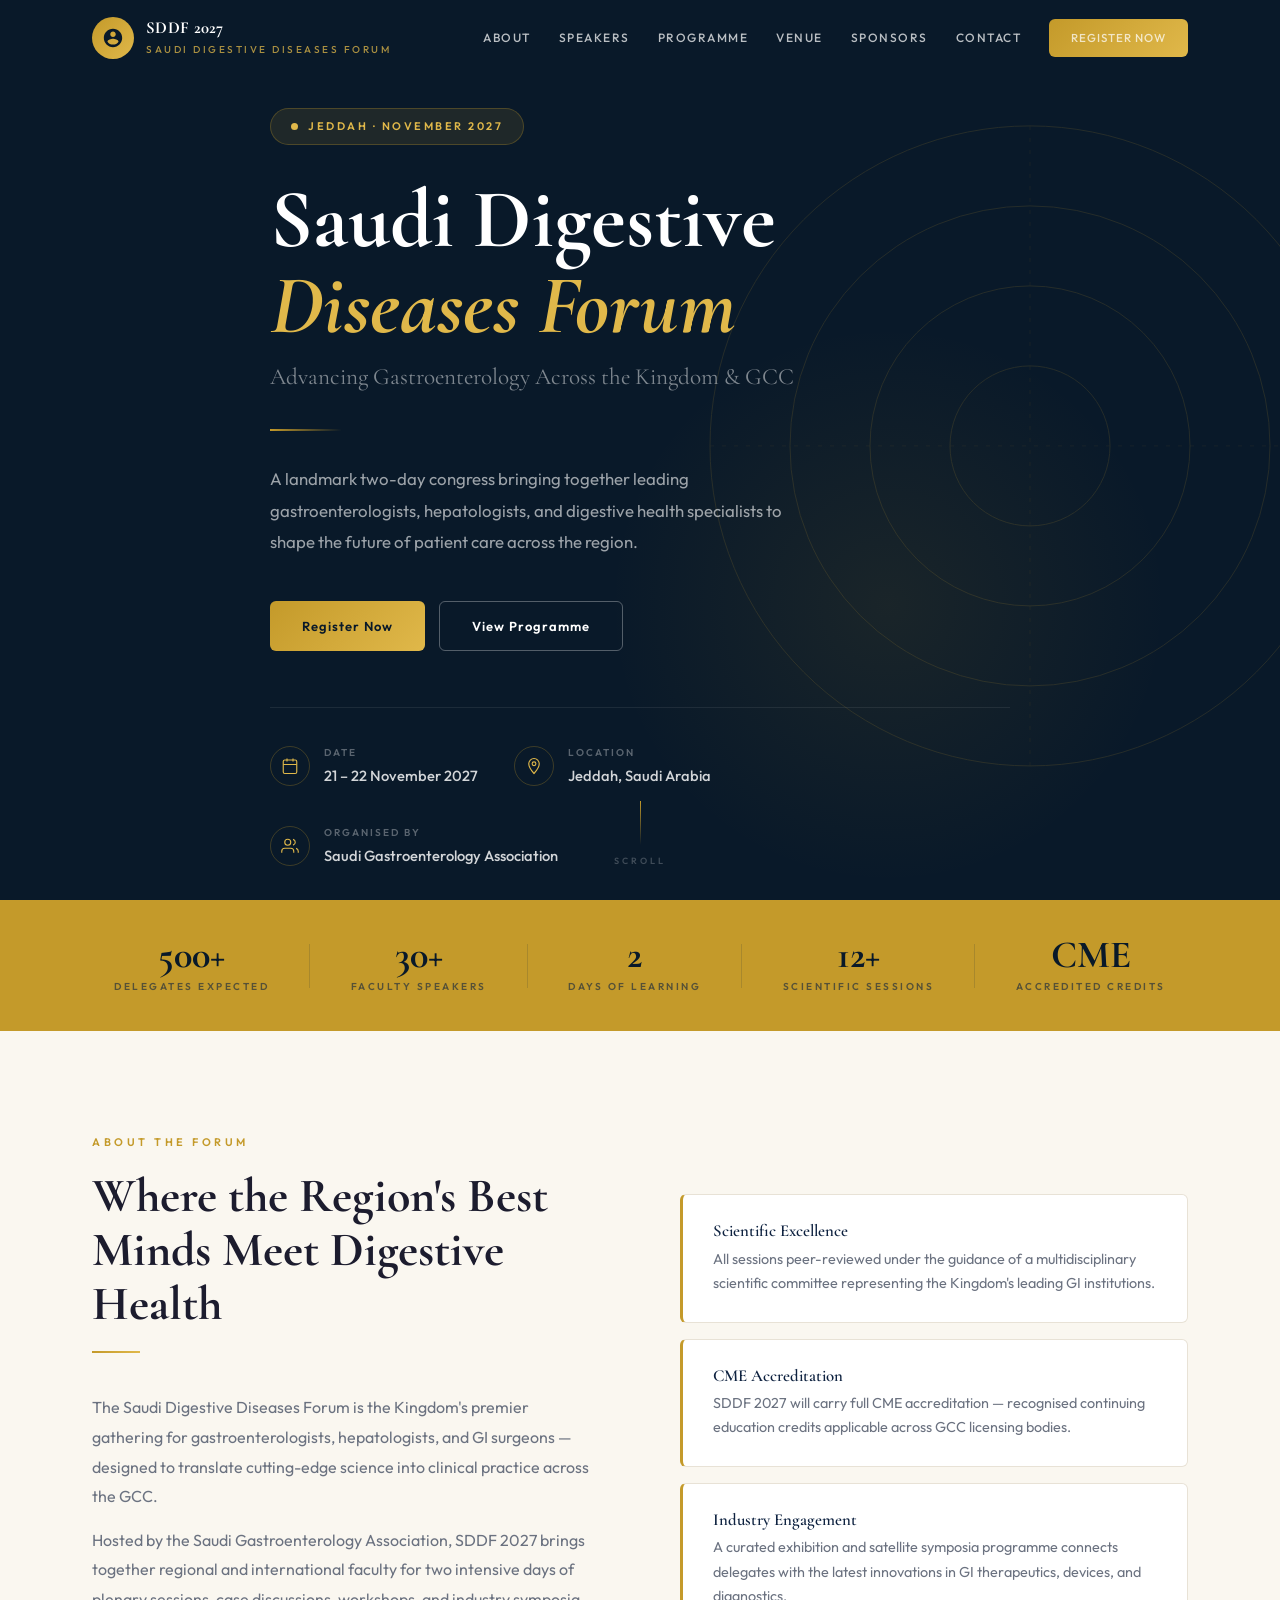
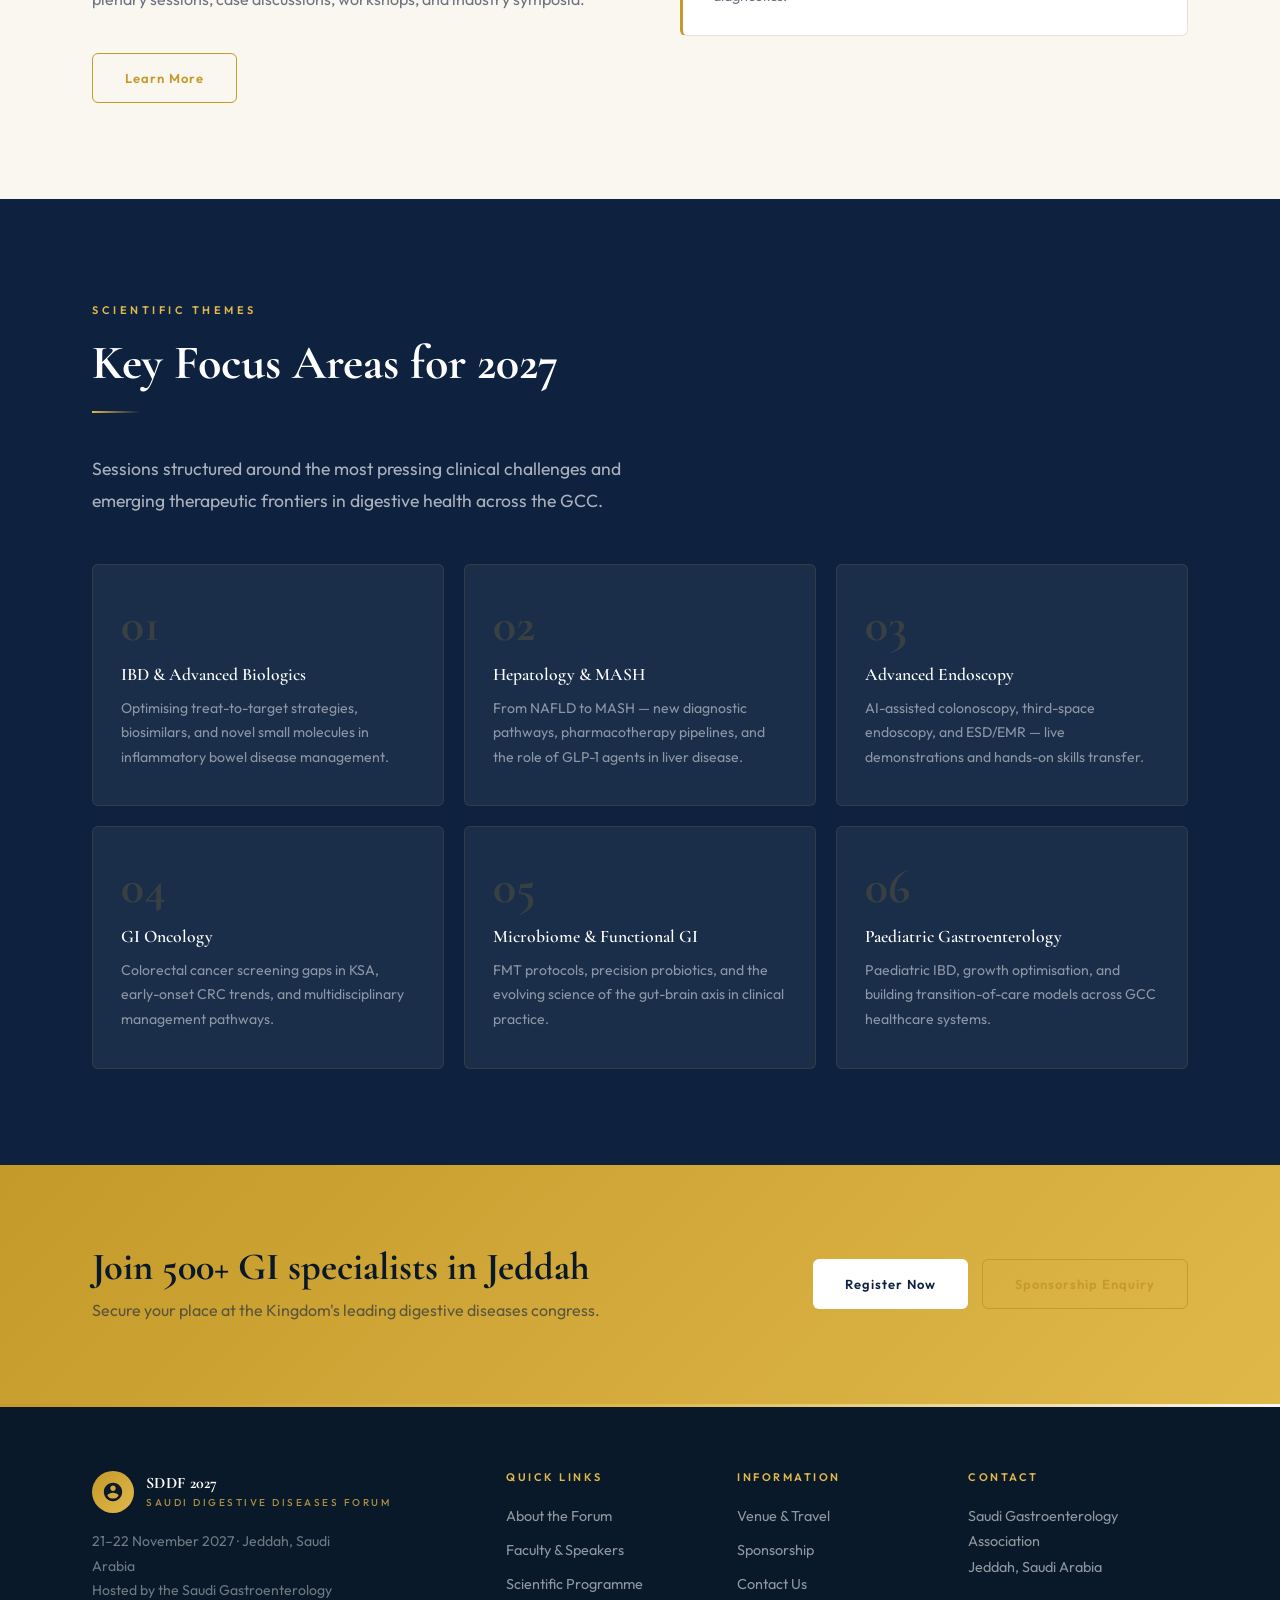
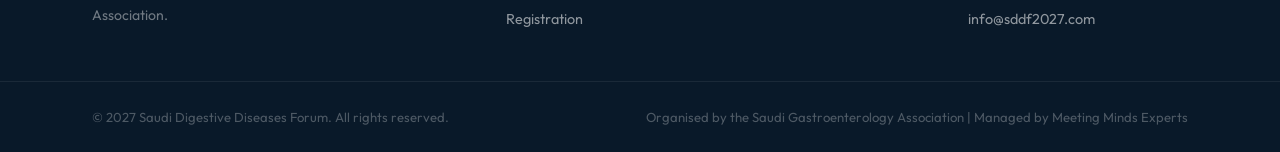
<file: index.html>
<!DOCTYPE html>
<html lang="en">
<head>
  <meta charset="UTF-8">
  <meta name="viewport" content="width=device-width, initial-scale=1.0">
  <meta name="description" content="Saudi Digestive Diseases Forum 2027 — 21–22 November 2027, Jeddah, Saudi Arabia. The premier congress for digestive health across the GCC.">
  <title>SDDF 2027 | Saudi Digestive Diseases Forum</title>
  <link rel="stylesheet" href="assets/css/style.css">
  <style>
    #hero {
      min-height: 100vh;
      display: flex;
      align-items: center;
      background: var(--navy-deep);
      position: relative;
      overflow: hidden;
      padding-top: var(--nav-h);
    }
    .hero-rings {
      position: absolute;
      right: -80px; top: 50%;
      transform: translateY(-50%);
      pointer-events: none;
    }
    .hero-rings svg { width: 660px; height: 660px; opacity: 0.15; }
    .hero-glow {
      position: absolute;
      right: 8%; top: 35%;
      width: 580px; height: 580px;
      background: radial-gradient(ellipse, rgba(196,154,42,0.09) 0%, transparent 68%);
      pointer-events: none;
    }
    .hero-content { position: relative; z-index: 2; max-width: 740px; }
    .hero-badge {
      display: inline-flex;
      align-items: center;
      gap: 10px;
      background: rgba(196,154,42,0.12);
      border: 1px solid rgba(196,154,42,0.28);
      padding: 8px 20px;
      border-radius: 40px;
      margin-bottom: 32px;
    }
    .badge-dot { width: 7px; height: 7px; background: var(--gold-lt); border-radius: 50%; animation: pulse 2.2s infinite; }
    .hero-badge span { font-size: 11px; font-weight: 600; letter-spacing: 2.5px; text-transform: uppercase; color: var(--gold-lt); }
    .hero-title { font-size: clamp(3rem, 6.5vw, 5.8rem); font-weight: 700; color: var(--white); line-height: 1.04; margin-bottom: 8px; }
    .hero-title em { font-style: italic; color: var(--gold-lt); display: block; }
    .hero-subtitle { font-family: var(--font-display); font-size: clamp(1.05rem, 2vw, 1.45rem); color: rgba(255,255,255,0.48); font-weight: 400; margin-bottom: 32px; }
    .hero-divider { width: 72px; height: 2px; background: linear-gradient(90deg, var(--gold), transparent); margin-bottom: 32px; }
    .hero-desc { font-size: 1.05rem; color: rgba(255,255,255,0.60); max-width: 520px; line-height: 1.85; margin-bottom: 44px; }
    .hero-cta { display: flex; gap: 14px; flex-wrap: wrap; }
    .hero-meta { display: flex; gap: 36px; margin-top: 56px; padding-top: 36px; border-top: 1px solid rgba(255,255,255,0.08); flex-wrap: wrap; }
    .meta-item { display: flex; align-items: center; gap: 14px; }
    .meta-icon { width: 40px; height: 40px; border: 1px solid rgba(196,154,42,0.28); border-radius: 50%; display: flex; align-items: center; justify-content: center; flex-shrink: 0; }
    .meta-icon svg { width: 18px; height: 18px; stroke: var(--gold-lt); fill: none; stroke-width: 1.5; }
    .meta-label { font-size: 10px; font-weight: 600; letter-spacing: 2px; text-transform: uppercase; color: rgba(255,255,255,0.33); margin-bottom: 2px; }
    .meta-value { font-size: 0.92rem; font-weight: 500; color: rgba(255,255,255,0.82); }
    .scroll-cue { position: absolute; bottom: 32px; left: 50%; transform: translateX(-50%); display: flex; flex-direction: column; align-items: center; gap: 8px; color: rgba(255,255,255,0.22); font-size: 9px; font-weight: 600; letter-spacing: 3px; text-transform: uppercase; }
    .scroll-line { width: 1px; height: 44px; background: linear-gradient(to bottom, var(--gold), transparent); animation: scrollDrop 1.9s ease-in-out infinite; }
    @keyframes scrollDrop { 0% { transform: scaleY(0); transform-origin: top; } 45% { transform: scaleY(1); transform-origin: top; } 46% { transform-origin: bottom; } 90% { transform: scaleY(0); transform-origin: bottom; } 100% { transform: scaleY(0); transform-origin: top; } }

    /* Stats */
    #stats { background: var(--gold); padding: 28px 0; }
    .stats-row { display: flex; align-items: center; justify-content: space-around; gap: 16px; flex-wrap: wrap; }
    .stat { text-align: center; padding: 8px 20px; }
    .stat-num { font-family: var(--font-display); font-size: 2.4rem; font-weight: 700; color: var(--navy-deep); line-height: 1; }
    .stat-label { font-size: 10px; font-weight: 600; letter-spacing: 2.5px; text-transform: uppercase; color: rgba(14,34,64,0.60); margin-top: 4px; }
    .stat-div { width: 1px; height: 44px; background: rgba(14,34,64,0.15); }

    /* About */
    #about-home { background: var(--cream); }
    .about-grid { display: grid; grid-template-columns: 1fr 1fr; gap: 80px; align-items: center; }
    .about-copy p { color: var(--muted); line-height: 1.85; margin-bottom: 14px; }
    .about-card-stack { display: flex; flex-direction: column; gap: 16px; }
    .info-card { padding: 26px 30px; border-left: 3px solid var(--gold); }
    .info-card h4 { font-size: 1.05rem; font-weight: 600; color: var(--navy); margin-bottom: 6px; }
    .info-card p { font-size: 0.9rem; color: var(--muted); line-height: 1.7; }

    /* Themes */
    #themes { background: var(--navy); }
    .themes-grid { display: grid; grid-template-columns: repeat(3, 1fr); gap: 20px; margin-top: 48px; }
    .theme-card { padding: 36px 28px; }
    .theme-num { font-family: var(--font-display); font-size: 3rem; font-weight: 700; color: rgba(196,154,42,0.18); line-height: 1; margin-bottom: 16px; }
    .theme-card h3 { font-size: 1.1rem; font-weight: 600; color: var(--white); margin-bottom: 10px; }
    .theme-card p { font-size: 0.88rem; color: rgba(255,255,255,0.50); line-height: 1.75; }

    /* CTA */
    #cta-band { background: linear-gradient(135deg, var(--gold), var(--gold-lt)); padding: 80px 0; }
    .cta-inner { display: flex; align-items: center; justify-content: space-between; gap: 40px; flex-wrap: wrap; }
    .cta-copy h2 { font-size: clamp(1.8rem, 3vw, 2.4rem); font-weight: 700; color: var(--navy-deep); margin-bottom: 8px; }
    .cta-copy p { font-size: 1rem; color: rgba(14,34,64,0.60); }
    .cta-actions { display: flex; gap: 14px; flex-wrap: wrap; }

    @media (max-width: 900px) {
      .about-grid { grid-template-columns: 1fr; gap: 44px; }
      .themes-grid { grid-template-columns: 1fr 1fr; }
      .stat-div { display: none; }
    }
    @media (max-width: 600px) {
      .themes-grid { grid-template-columns: 1fr; }
      .cta-inner { flex-direction: column; }
      .hero-meta { flex-direction: column; gap: 18px; }
    }
  </style>
</head>
<body>

<nav id="nav">
  <div class="nav-inner">
    <a href="index.html" class="nav-logo">
      <div class="logo-mark">
        <svg viewBox="0 0 24 24" xmlns="http://www.w3.org/2000/svg"><path d="M12 2C6.48 2 2 6.48 2 12s4.48 10 10 10 10-4.48 10-10S17.52 2 12 2zm0 3c1.66 0 3 1.34 3 3s-1.34 3-3 3-3-1.34-3-3 1.34-3 3-3zm0 14.2c-2.5 0-4.71-1.28-6-3.22.03-1.99 4-3.08 6-3.08 1.99 0 5.97 1.09 6 3.08-1.29 1.94-3.5 3.22-6 3.22z"/></svg>
      </div>
      <div class="logo-text"><strong>SDDF 2027</strong><span>Saudi Digestive Diseases Forum</span></div>
    </a>
    <div class="nav-links">
      <a href="about.html">About</a>
      <a href="speakers.html">Speakers</a>
      <a href="programme.html">Programme</a>
      <a href="venue.html">Venue</a>
      <a href="sponsors.html">Sponsors</a>
      <a href="contact.html">Contact</a>
      <a href="registration.html" class="btn btn-gold">Register Now</a>
    </div>
    <button class="hamburger" aria-label="Menu"><span></span><span></span><span></span></button>
  </div>
</nav>
<div class="mobile-menu">
  <a href="about.html">About</a><a href="speakers.html">Speakers</a><a href="programme.html">Programme</a>
  <a href="venue.html">Venue</a><a href="sponsors.html">Sponsors</a><a href="contact.html">Contact</a>
  <a href="registration.html">Register Now</a>
</div>

<section id="hero">
  <div class="hero-rings">
    <svg viewBox="0 0 660 660" fill="none" xmlns="http://www.w3.org/2000/svg">
      <circle cx="330" cy="330" r="320" stroke="#C49A2A" stroke-width="1"/>
      <circle cx="330" cy="330" r="240" stroke="#C49A2A" stroke-width="1"/>
      <circle cx="330" cy="330" r="160" stroke="#C49A2A" stroke-width="1"/>
      <circle cx="330" cy="330" r="80"  stroke="#C49A2A" stroke-width="1"/>
      <line x1="330" y1="10" x2="330" y2="650" stroke="#C49A2A" stroke-width="0.5" stroke-dasharray="4 8"/>
      <line x1="10"  y1="330" x2="650" y2="330" stroke="#C49A2A" stroke-width="0.5" stroke-dasharray="4 8"/>
    </svg>
  </div>
  <div class="hero-glow"></div>
  <div class="wrap">
    <div class="hero-content anim-fade-up">
      <div class="hero-badge">
        <div class="badge-dot"></div>
        <span>Jeddah · November 2027</span>
      </div>
      <h1 class="hero-title">Saudi Digestive<em>Diseases Forum</em></h1>
      <p class="hero-subtitle">Advancing Gastroenterology Across the Kingdom &amp; GCC</p>
      <div class="hero-divider"></div>
      <p class="hero-desc">A landmark two-day congress bringing together leading gastroenterologists, hepatologists, and digestive health specialists to shape the future of patient care across the region.</p>
      <div class="hero-cta">
        <a href="registration.html" class="btn btn-gold">Register Now</a>
        <a href="programme.html" class="btn btn-ghost">View Programme</a>
      </div>
      <div class="hero-meta anim-fade-up anim-delay-2">
        <div class="meta-item">
          <div class="meta-icon"><svg viewBox="0 0 24 24"><rect x="3" y="4" width="18" height="18" rx="2"/><path d="M16 2v4M8 2v4M3 10h18"/></svg></div>
          <div><div class="meta-label">Date</div><div class="meta-value">21 – 22 November 2027</div></div>
        </div>
        <div class="meta-item">
          <div class="meta-icon"><svg viewBox="0 0 24 24"><path d="M12 2C8.13 2 5 5.13 5 9c0 5.25 7 13 7 13s7-7.75 7-13c0-3.87-3.13-7-7-7z"/><circle cx="12" cy="9" r="2.5"/></svg></div>
          <div><div class="meta-label">Location</div><div class="meta-value">Jeddah, Saudi Arabia</div></div>
        </div>
        <div class="meta-item">
          <div class="meta-icon"><svg viewBox="0 0 24 24"><path d="M17 21v-2a4 4 0 0 0-4-4H5a4 4 0 0 0-4 4v2"/><circle cx="9" cy="7" r="4"/><path d="M23 21v-2a4 4 0 0 0-3-3.87M16 3.13a4 4 0 0 1 0 7.75"/></svg></div>
          <div><div class="meta-label">Organised By</div><div class="meta-value">Saudi Gastroenterology Association</div></div>
        </div>
      </div>
    </div>
  </div>
  <div class="scroll-cue"><div class="scroll-line"></div><span>Scroll</span></div>
</section>

<section id="stats">
  <div class="wrap">
    <div class="stats-row">
      <div class="stat"><div class="stat-num">500+</div><div class="stat-label">Delegates Expected</div></div>
      <div class="stat-div"></div>
      <div class="stat"><div class="stat-num">30+</div><div class="stat-label">Faculty Speakers</div></div>
      <div class="stat-div"></div>
      <div class="stat"><div class="stat-num">2</div><div class="stat-label">Days of Learning</div></div>
      <div class="stat-div"></div>
      <div class="stat"><div class="stat-num">12+</div><div class="stat-label">Scientific Sessions</div></div>
      <div class="stat-div"></div>
      <div class="stat"><div class="stat-num">CME</div><div class="stat-label">Accredited Credits</div></div>
    </div>
  </div>
</section>

<section id="about-home" class="section">
  <div class="wrap">
    <div class="about-grid">
      <div class="about-copy" data-reveal>
        <span class="eyebrow">About the Forum</span>
        <h2 class="section-heading">Where the Region's Best Minds Meet Digestive Health</h2>
        <div class="rule"></div>
        <p>The Saudi Digestive Diseases Forum is the Kingdom's premier gathering for gastroenterologists, hepatologists, and GI surgeons — designed to translate cutting-edge science into clinical practice across the GCC.</p>
        <p>Hosted by the Saudi Gastroenterology Association, SDDF 2027 brings together regional and international faculty for two intensive days of plenary sessions, case discussions, workshops, and industry symposia.</p>
        <a href="about.html" class="btn btn-outline mt-24">Learn More</a>
      </div>
      <div class="about-card-stack" data-reveal>
        <div class="card info-card"><h4>Scientific Excellence</h4><p>All sessions peer-reviewed under the guidance of a multidisciplinary scientific committee representing the Kingdom's leading GI institutions.</p></div>
        <div class="card info-card"><h4>CME Accreditation</h4><p>SDDF 2027 will carry full CME accreditation — recognised continuing education credits applicable across GCC licensing bodies.</p></div>
        <div class="card info-card"><h4>Industry Engagement</h4><p>A curated exhibition and satellite symposia programme connects delegates with the latest innovations in GI therapeutics, devices, and diagnostics.</p></div>
      </div>
    </div>
  </div>
</section>

<section id="themes" class="section">
  <div class="wrap">
    <span class="eyebrow eyebrow--light">Scientific Themes</span>
    <h2 class="section-heading section-heading--light">Key Focus Areas for 2027</h2>
    <div class="rule rule--light"></div>
    <p class="lead lead--light">Sessions structured around the most pressing clinical challenges and emerging therapeutic frontiers in digestive health across the GCC.</p>
    <div class="themes-grid">
      <div class="card-dark theme-card" data-reveal><div class="theme-num">01</div><h3>IBD &amp; Advanced Biologics</h3><p>Optimising treat-to-target strategies, biosimilars, and novel small molecules in inflammatory bowel disease management.</p></div>
      <div class="card-dark theme-card" data-reveal><div class="theme-num">02</div><h3>Hepatology &amp; MASH</h3><p>From NAFLD to MASH — new diagnostic pathways, pharmacotherapy pipelines, and the role of GLP-1 agents in liver disease.</p></div>
      <div class="card-dark theme-card" data-reveal><div class="theme-num">03</div><h3>Advanced Endoscopy</h3><p>AI-assisted colonoscopy, third-space endoscopy, and ESD/EMR — live demonstrations and hands-on skills transfer.</p></div>
      <div class="card-dark theme-card" data-reveal><div class="theme-num">04</div><h3>GI Oncology</h3><p>Colorectal cancer screening gaps in KSA, early-onset CRC trends, and multidisciplinary management pathways.</p></div>
      <div class="card-dark theme-card" data-reveal><div class="theme-num">05</div><h3>Microbiome &amp; Functional GI</h3><p>FMT protocols, precision probiotics, and the evolving science of the gut-brain axis in clinical practice.</p></div>
      <div class="card-dark theme-card" data-reveal><div class="theme-num">06</div><h3>Paediatric Gastroenterology</h3><p>Paediatric IBD, growth optimisation, and building transition-of-care models across GCC healthcare systems.</p></div>
    </div>
  </div>
</section>

<section id="cta-band">
  <div class="wrap">
    <div class="cta-inner">
      <div class="cta-copy"><h2>Join 500+ GI specialists in Jeddah</h2><p>Secure your place at the Kingdom's leading digestive diseases congress.</p></div>
      <div class="cta-actions"><a href="registration.html" class="btn btn-white">Register Now</a><a href="sponsors.html" class="btn btn-outline">Sponsorship Enquiry</a></div>
    </div>
  </div>
</section>

<div class="footer-gold-bar"></div>
<footer id="footer">
  <div class="wrap">
    <div class="footer-grid">
      <div class="footer-brand">
        <div class="nav-logo"><div class="logo-mark"><svg viewBox="0 0 24 24"><path d="M12 2C6.48 2 2 6.48 2 12s4.48 10 10 10 10-4.48 10-10S17.52 2 12 2zm0 3c1.66 0 3 1.34 3 3s-1.34 3-3 3-3-1.34-3-3 1.34-3 3-3zm0 14.2c-2.5 0-4.71-1.28-6-3.22.03-1.99 4-3.08 6-3.08 1.99 0 5.97 1.09 6 3.08-1.29 1.94-3.5 3.22-6 3.22z"/></svg></div><div class="logo-text"><strong>SDDF 2027</strong><span>Saudi Digestive Diseases Forum</span></div></div>
        <p>21–22 November 2027 · Jeddah, Saudi Arabia<br>Hosted by the Saudi Gastroenterology Association.</p>
      </div>
      <div class="footer-col"><h5>Quick Links</h5><ul><li><a href="about.html">About the Forum</a></li><li><a href="speakers.html">Faculty &amp; Speakers</a></li><li><a href="programme.html">Scientific Programme</a></li><li><a href="registration.html">Registration</a></li></ul></div>
      <div class="footer-col"><h5>Information</h5><ul><li><a href="venue.html">Venue &amp; Travel</a></li><li><a href="sponsors.html">Sponsorship</a></li><li><a href="contact.html">Contact Us</a></li></ul></div>
      <div class="footer-col"><h5>Contact</h5><address>Saudi Gastroenterology Association<br>Jeddah, Saudi Arabia<br><br><a href="mailto:info@sddf2027.com">info@sddf2027.com</a></address></div>
    </div>
  </div>
  <div class="footer-bottom"><div class="wrap" style="width:100%;display:flex;justify-content:space-between;align-items:center;flex-wrap:wrap;gap:8px;"><span>© 2027 Saudi Digestive Diseases Forum. All rights reserved.</span><span>Organised by the Saudi Gastroenterology Association | Managed by Meeting Minds Experts</span></div></div>
</footer>
<script src="assets/js/shared.js"></script>
</body>
</html>
</file>
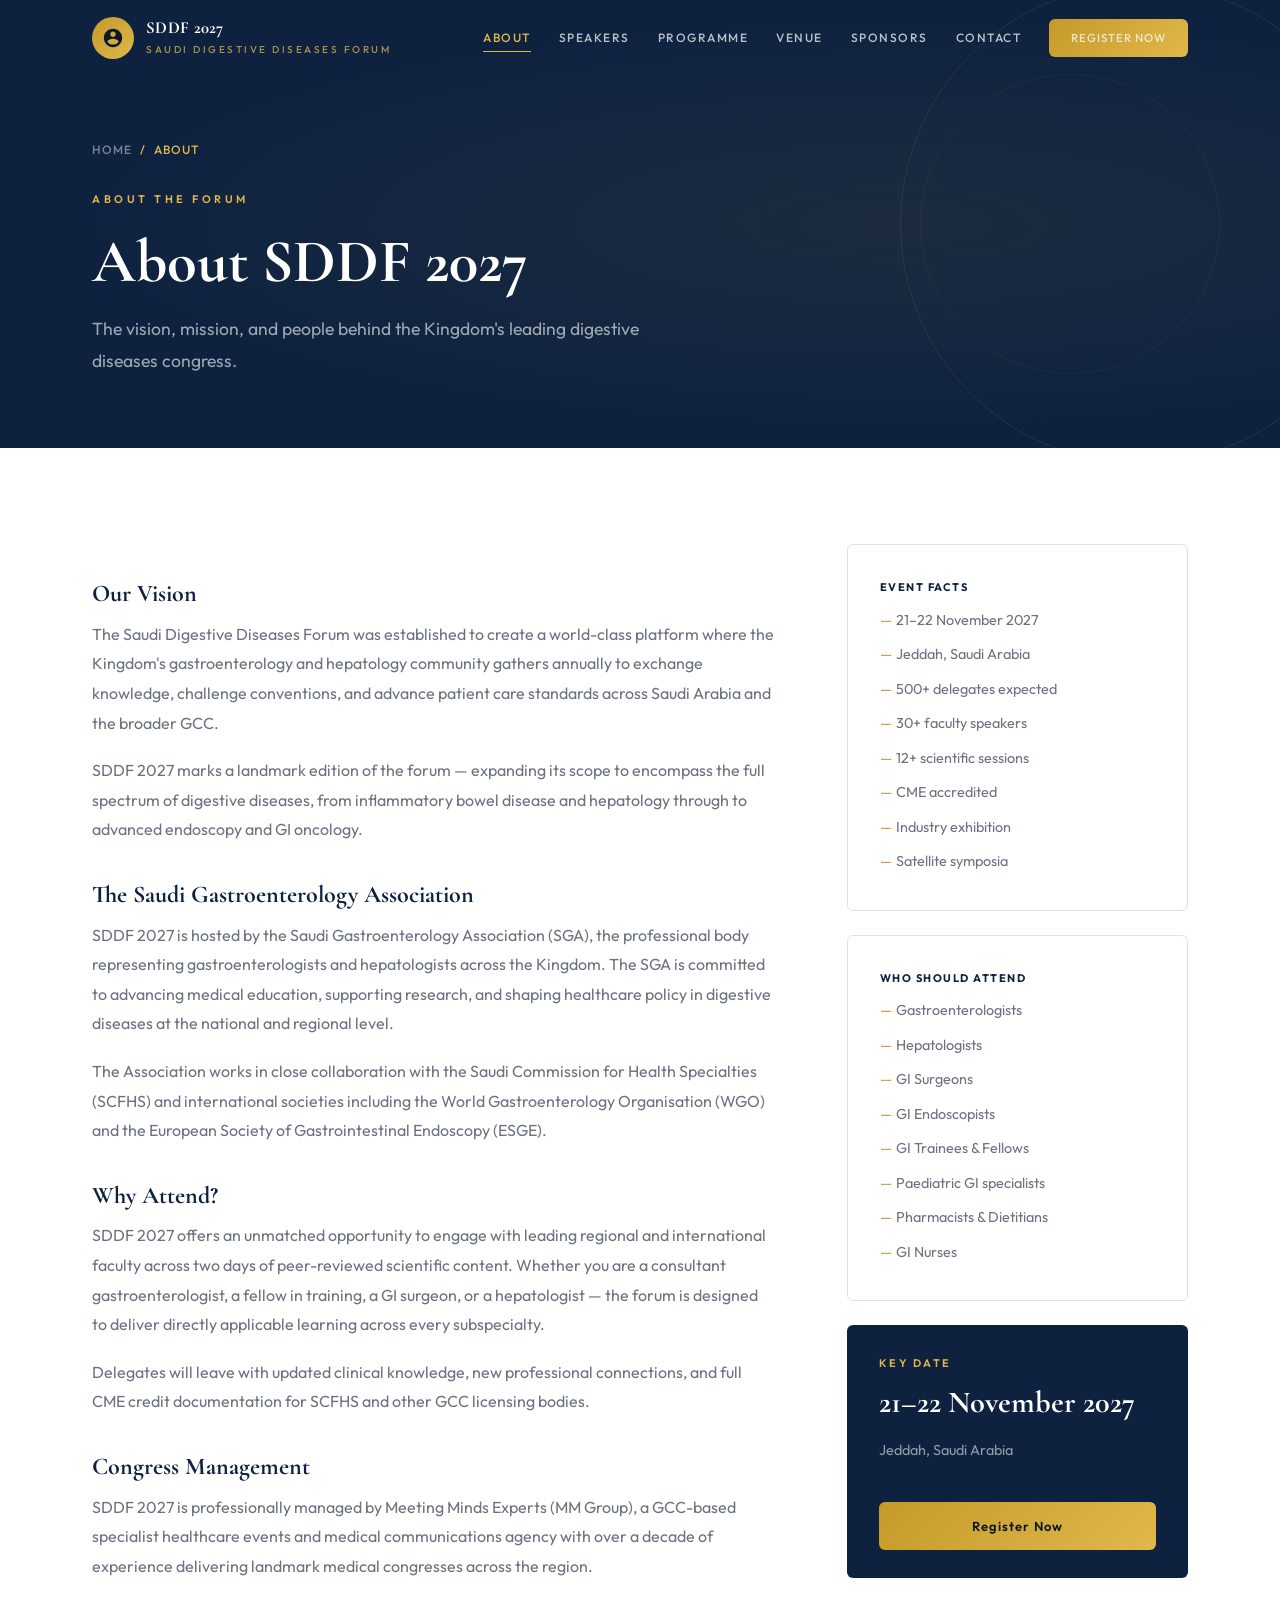
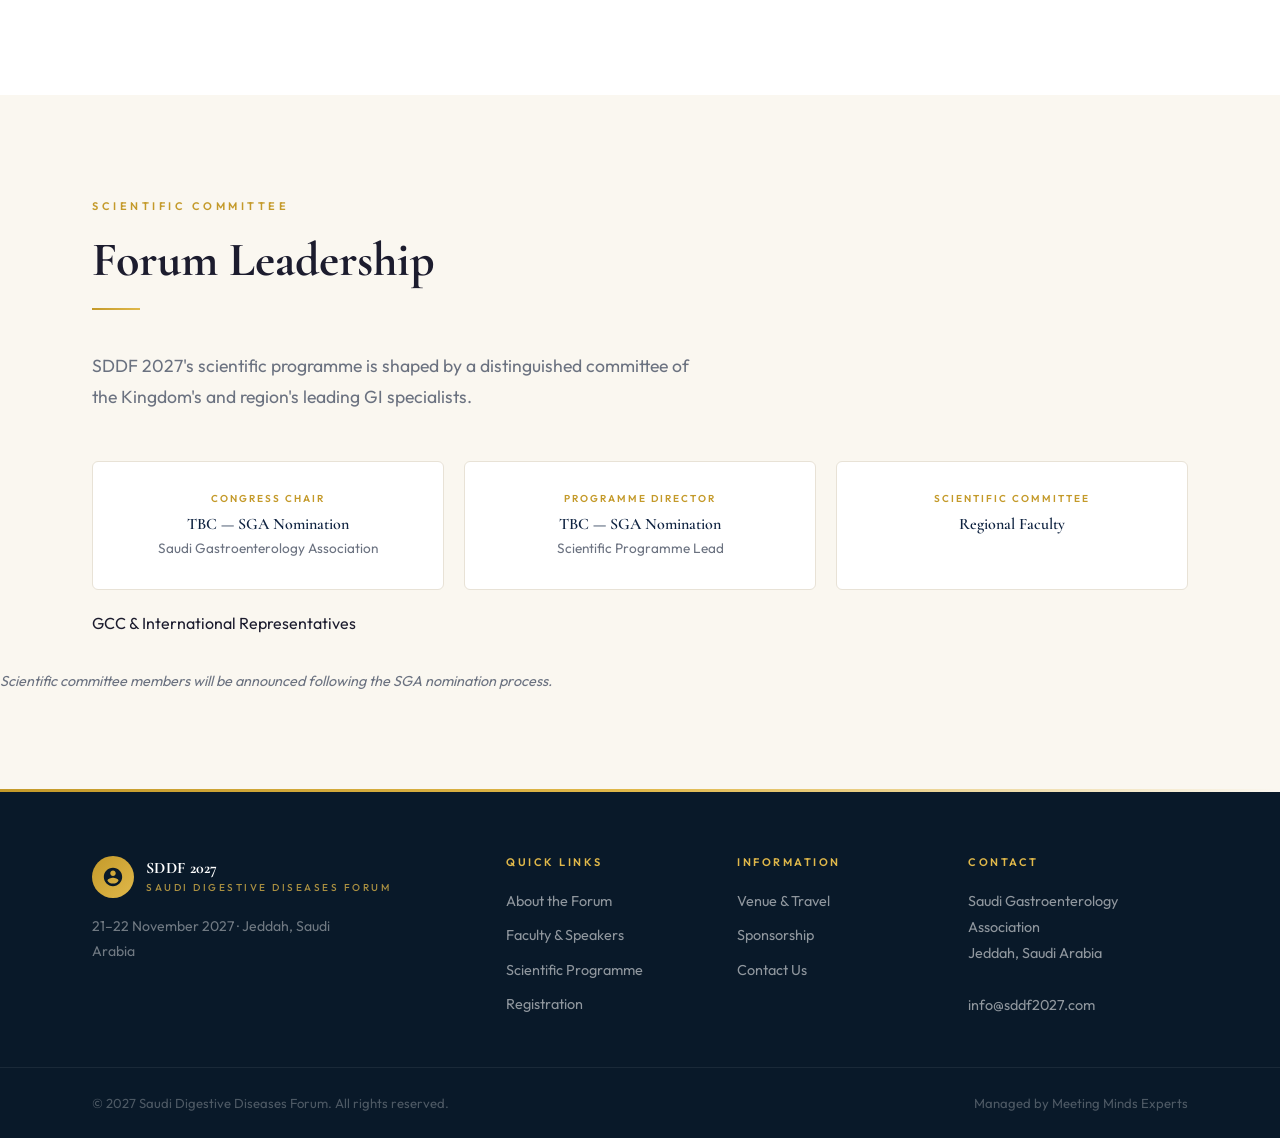
<file: about.html>
<!DOCTYPE html>
<html lang="en">
<head>
  <meta charset="UTF-8"><meta name="viewport" content="width=device-width, initial-scale=1.0">
  <meta name="description" content="About the Saudi Digestive Diseases Forum 2027 — vision, scientific committee, and the Saudi Gastroenterology Association.">
  <title>About | SDDF 2027</title>
  <link rel="stylesheet" href="assets/css/style.css">
  <style>
    .about-body-grid { display: grid; grid-template-columns: 2fr 1fr; gap: 72px; align-items: start; }
    .about-body-grid p { color: var(--muted); line-height: 1.85; margin-bottom: 18px; }
    .about-body-grid h3 { font-size: 1.5rem; font-weight: 700; color: var(--navy); margin: 36px 0 12px; }
    .sidebar-card { padding: 36px 32px; margin-bottom: 24px; }
    .sidebar-card h4 { font-size: 1rem; font-weight: 700; color: var(--navy); margin-bottom: 14px; font-family: var(--font-body); text-transform: uppercase; letter-spacing: 1.5px; font-size: 11px; }
    .sidebar-card ul { display: flex; flex-direction: column; gap: 10px; }
    .sidebar-card li { font-size: 0.9rem; color: var(--muted); padding-left: 16px; position: relative; }
    .sidebar-card li::before { content: '—'; position: absolute; left: 0; color: var(--gold); }
    .committee-grid { display: grid; grid-template-columns: repeat(3, 1fr); gap: 20px; margin-top: 48px; }
    .committee-card { padding: 28px 24px; text-align: center; }
    .committee-role { font-size: 10px; font-weight: 600; letter-spacing: 2px; text-transform: uppercase; color: var(--gold); margin-bottom: 8px; }
    .committee-card h4 { font-size: 1rem; font-weight: 600; color: var(--navy); margin-bottom: 4px; }
    .committee-card p { font-size: 0.85rem; color: var(--muted); }
    @media(max-width:900px){ .about-body-grid{grid-template-columns:1fr;} .committee-grid{grid-template-columns:1fr 1fr;} }
    @media(max-width:560px){ .committee-grid{grid-template-columns:1fr;} }
  </style>
</head>
<body>
<nav id="nav" class="solid">
  <div class="nav-inner">
    <a href="index.html" class="nav-logo"><div class="logo-mark"><svg viewBox="0 0 24 24"><path d="M12 2C6.48 2 2 6.48 2 12s4.48 10 10 10 10-4.48 10-10S17.52 2 12 2zm0 3c1.66 0 3 1.34 3 3s-1.34 3-3 3-3-1.34-3-3 1.34-3 3-3zm0 14.2c-2.5 0-4.71-1.28-6-3.22.03-1.99 4-3.08 6-3.08 1.99 0 5.97 1.09 6 3.08-1.29 1.94-3.5 3.22-6 3.22z"/></svg></div><div class="logo-text"><strong>SDDF 2027</strong><span>Saudi Digestive Diseases Forum</span></div></a>
    <div class="nav-links"><a href="about.html" class="active">About</a><a href="speakers.html">Speakers</a><a href="programme.html">Programme</a><a href="venue.html">Venue</a><a href="sponsors.html">Sponsors</a><a href="contact.html">Contact</a><a href="registration.html" class="btn btn-gold">Register Now</a></div>
    <button class="hamburger"><span></span><span></span><span></span></button>
  </div>
</nav>
<div class="mobile-menu"><a href="about.html">About</a><a href="speakers.html">Speakers</a><a href="programme.html">Programme</a><a href="venue.html">Venue</a><a href="sponsors.html">Sponsors</a><a href="contact.html">Contact</a><a href="registration.html">Register Now</a></div>

<section class="page-hero">
  <div class="page-hero-geo"></div>
  <div class="wrap page-hero-inner">
    <div class="breadcrumb"><a href="index.html">Home</a> <span>/</span> <span>About</span></div>
    <span class="eyebrow eyebrow--light">About the Forum</span>
    <h1>About SDDF 2027</h1>
    <p>The vision, mission, and people behind the Kingdom's leading digestive diseases congress.</p>
  </div>
</section>

<section class="section" style="background:var(--white)">
  <div class="wrap">
    <div class="about-body-grid">
      <div>
        <h3>Our Vision</h3>
        <p>The Saudi Digestive Diseases Forum was established to create a world-class platform where the Kingdom's gastroenterology and hepatology community gathers annually to exchange knowledge, challenge conventions, and advance patient care standards across Saudi Arabia and the broader GCC.</p>
        <p>SDDF 2027 marks a landmark edition of the forum — expanding its scope to encompass the full spectrum of digestive diseases, from inflammatory bowel disease and hepatology through to advanced endoscopy and GI oncology.</p>

        <h3>The Saudi Gastroenterology Association</h3>
        <p>SDDF 2027 is hosted by the Saudi Gastroenterology Association (SGA), the professional body representing gastroenterologists and hepatologists across the Kingdom. The SGA is committed to advancing medical education, supporting research, and shaping healthcare policy in digestive diseases at the national and regional level.</p>
        <p>The Association works in close collaboration with the Saudi Commission for Health Specialties (SCFHS) and international societies including the World Gastroenterology Organisation (WGO) and the European Society of Gastrointestinal Endoscopy (ESGE).</p>

        <h3>Why Attend?</h3>
        <p>SDDF 2027 offers an unmatched opportunity to engage with leading regional and international faculty across two days of peer-reviewed scientific content. Whether you are a consultant gastroenterologist, a fellow in training, a GI surgeon, or a hepatologist — the forum is designed to deliver directly applicable learning across every subspecialty.</p>
        <p>Delegates will leave with updated clinical knowledge, new professional connections, and full CME credit documentation for SCFHS and other GCC licensing bodies.</p>

        <h3>Congress Management</h3>
        <p>SDDF 2027 is professionally managed by Meeting Minds Experts (MM Group), a GCC-based specialist healthcare events and medical communications agency with over a decade of experience delivering landmark medical congresses across the region.</p>
      </div>
      <div>
        <div class="card sidebar-card">
          <h4>Event Facts</h4>
          <ul>
            <li>21–22 November 2027</li>
            <li>Jeddah, Saudi Arabia</li>
            <li>500+ delegates expected</li>
            <li>30+ faculty speakers</li>
            <li>12+ scientific sessions</li>
            <li>CME accredited</li>
            <li>Industry exhibition</li>
            <li>Satellite symposia</li>
          </ul>
        </div>
        <div class="card sidebar-card">
          <h4>Who Should Attend</h4>
          <ul>
            <li>Gastroenterologists</li>
            <li>Hepatologists</li>
            <li>GI Surgeons</li>
            <li>GI Endoscopists</li>
            <li>GI Trainees &amp; Fellows</li>
            <li>Paediatric GI specialists</li>
            <li>Pharmacists &amp; Dietitians</li>
            <li>GI Nurses</li>
          </ul>
        </div>
        <div style="padding:28px 32px;background:var(--navy);border-radius:var(--radius);">
          <p style="font-size:11px;font-weight:600;letter-spacing:2.5px;text-transform:uppercase;color:var(--gold-lt);margin-bottom:12px;">Key Date</p>
          <p style="font-family:var(--font-display);font-size:1.9rem;font-weight:700;color:var(--white);line-height:1.1;">21–22 November 2027</p>
          <p style="font-size:0.9rem;color:rgba(255,255,255,0.55);margin-top:8px;">Jeddah, Saudi Arabia</p>
          <a href="registration.html" class="btn btn-gold" style="margin-top:20px;width:100%;justify-content:center;">Register Now</a>
        </div>
      </div>
    </div>
  </div>
</section>

<section class="section" style="background:var(--cream)">
  <div class="wrap">
    <span class="eyebrow">Scientific Committee</span>
    <h2 class="section-heading">Forum Leadership</h2>
    <div class="rule"></div>
    <p class="lead">SDDF 2027's scientific programme is shaped by a distinguished committee of the Kingdom's and region's leading GI specialists.</p>
    <div class="committee-grid">
      <div class="card committee-card"><div class="committee-role">Congress Chair</div><h4>TBC — SGA Nomination</h4><p>Saudi Gastroenterology Association</p></div>
      <div class="card committee-card"><div class="committee-role">Programme Director</div><h4>TBC — SGA Nomination</h4><p>Scientific Programme Lead</p></div>
      <div class="card committee-card"><div class="committee-role">Scientific Committee</div><h4>Regional Faculty</div><p>GCC &amp; International Representatives</p></div>
    </div>
    <p class="text-muted mt-32" style="font-size:0.9rem;font-style:italic;">Scientific committee members will be announced following the SGA nomination process.</p>
  </div>
</section>

<div class="footer-gold-bar"></div>
<footer id="footer">
  <div class="wrap">
    <div class="footer-grid">
      <div class="footer-brand"><div class="nav-logo"><div class="logo-mark"><svg viewBox="0 0 24 24"><path d="M12 2C6.48 2 2 6.48 2 12s4.48 10 10 10 10-4.48 10-10S17.52 2 12 2zm0 3c1.66 0 3 1.34 3 3s-1.34 3-3 3-3-1.34-3-3 1.34-3 3-3zm0 14.2c-2.5 0-4.71-1.28-6-3.22.03-1.99 4-3.08 6-3.08 1.99 0 5.97 1.09 6 3.08-1.29 1.94-3.5 3.22-6 3.22z"/></svg></div><div class="logo-text"><strong>SDDF 2027</strong><span>Saudi Digestive Diseases Forum</span></div></div><p>21–22 November 2027 · Jeddah, Saudi Arabia</p></div>
      <div class="footer-col"><h5>Quick Links</h5><ul><li><a href="about.html">About the Forum</a></li><li><a href="speakers.html">Faculty &amp; Speakers</a></li><li><a href="programme.html">Scientific Programme</a></li><li><a href="registration.html">Registration</a></li></ul></div>
      <div class="footer-col"><h5>Information</h5><ul><li><a href="venue.html">Venue &amp; Travel</a></li><li><a href="sponsors.html">Sponsorship</a></li><li><a href="contact.html">Contact Us</a></li></ul></div>
      <div class="footer-col"><h5>Contact</h5><address>Saudi Gastroenterology Association<br>Jeddah, Saudi Arabia<br><br><a href="mailto:info@sddf2027.com">info@sddf2027.com</a></address></div>
    </div>
  </div>
  <div class="footer-bottom"><div class="wrap" style="width:100%;display:flex;justify-content:space-between;flex-wrap:wrap;gap:8px;"><span>© 2027 Saudi Digestive Diseases Forum. All rights reserved.</span><span>Managed by Meeting Minds Experts</span></div></div>
</footer>
<script src="assets/js/shared.js"></script>
</body>
</html>
</file>
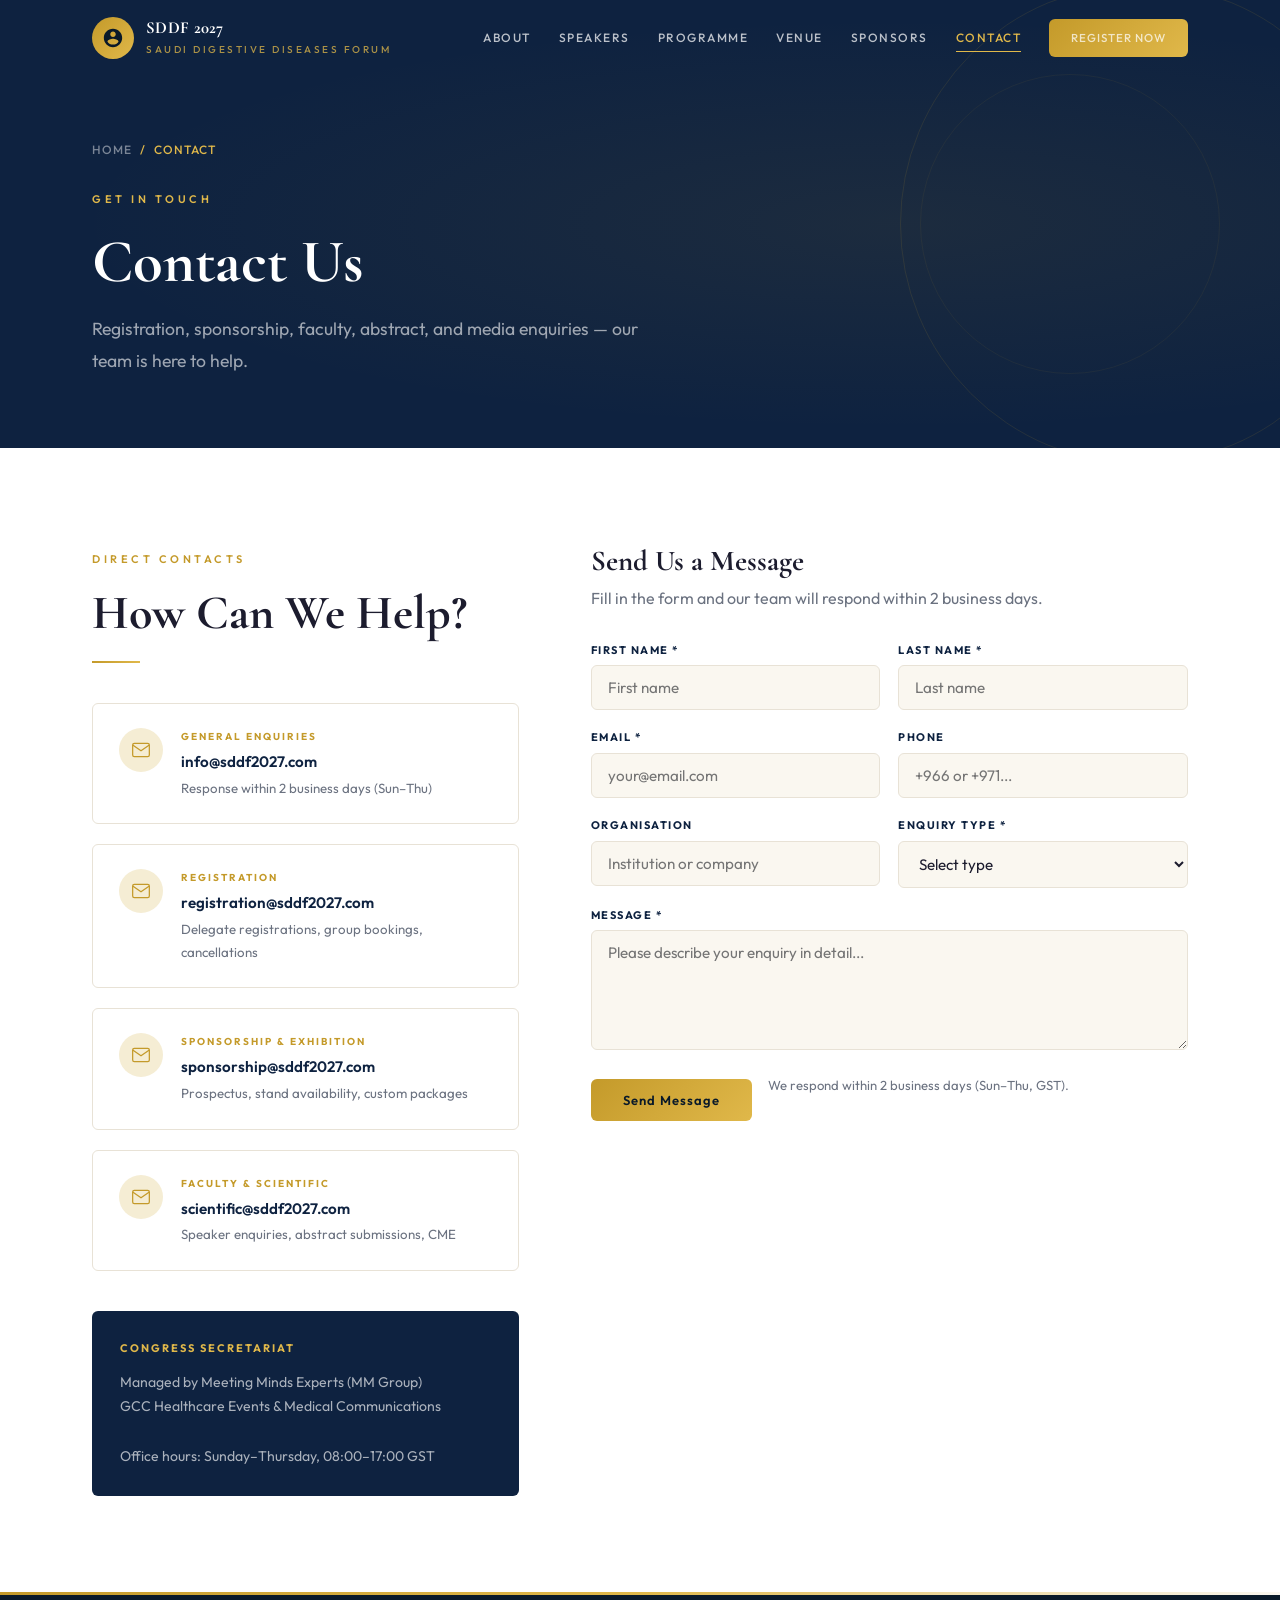
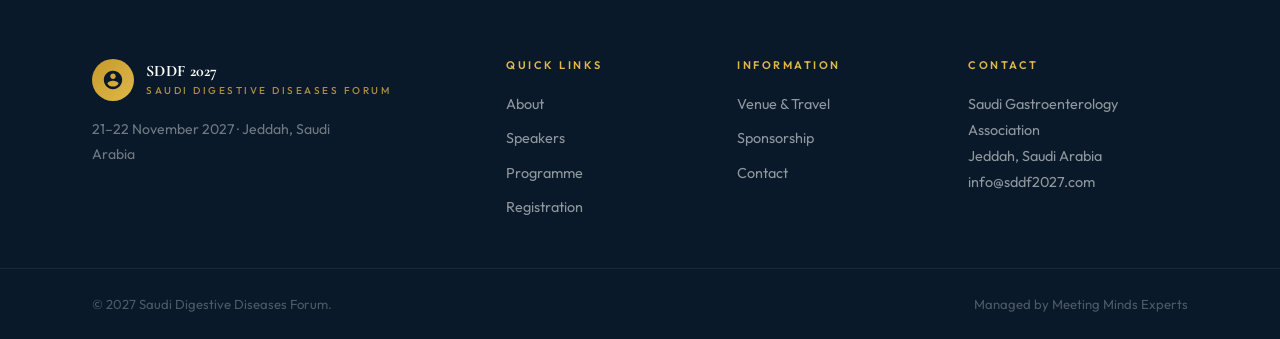
<file: contact.html>
<!DOCTYPE html>
<html lang="en">
<head>
  <meta charset="UTF-8"><meta name="viewport" content="width=device-width, initial-scale=1.0">
  <meta name="description" content="Contact the SDDF 2027 team — registration, sponsorship, faculty, and media enquiries.">
  <title>Contact | SDDF 2027</title>
  <link rel="stylesheet" href="assets/css/style.css">
  <style>
    .contact-grid { display: grid; grid-template-columns: 1fr 1.4fr; gap: 72px; align-items: start; }
    .contact-channels { display: flex; flex-direction: column; gap: 20px; margin-bottom: 40px; }
    .channel-card { padding: 24px 26px; display: flex; gap: 18px; align-items: flex-start; }
    .ch-icon { width: 44px; height: 44px; background: var(--gold-pale); border-radius: 50%; display: flex; align-items: center; justify-content: center; flex-shrink: 0; }
    .ch-icon svg { width: 20px; height: 20px; stroke: var(--gold); fill: none; stroke-width: 1.5; }
    .ch-label { font-size: 10px; font-weight: 700; letter-spacing: 2px; text-transform: uppercase; color: var(--gold); margin-bottom: 4px; }
    .ch-value { font-size: 0.95rem; font-weight: 600; color: var(--navy); margin-bottom: 2px; }
    .ch-note { font-size: 0.83rem; color: var(--muted); }

    .contact-form h2 { font-size: 1.8rem; margin-bottom: 8px; }
    .contact-form p { color: var(--muted); margin-bottom: 28px; }
    .form-grid { display: grid; grid-template-columns: 1fr 1fr; gap: 18px; }
    .form-group { display: flex; flex-direction: column; gap: 6px; }
    .form-group.full { grid-column: 1 / -1; }
    .form-group label { font-size: 11px; font-weight: 700; letter-spacing: 1.5px; text-transform: uppercase; color: var(--navy); }
    .form-group input, .form-group select, .form-group textarea { padding: 12px 16px; border: 1.5px solid var(--border-light); border-radius: var(--radius); font-family: var(--font-body); font-size: 0.95rem; color: var(--text); background: var(--cream); transition: border-color var(--transition); outline: none; }
    .form-group input:focus, .form-group select:focus, .form-group textarea:focus { border-color: var(--gold); background: var(--white); }
    .form-group textarea { min-height: 120px; resize: vertical; }
    .form-actions { margin-top: 24px; display: flex; align-items: center; gap: 16px; flex-wrap: wrap; }
    .form-actions p { font-size: 0.82rem; color: var(--muted); }
    @media(max-width:900px){ .contact-grid{grid-template-columns:1fr;} }
    @media(max-width:560px){ .form-grid{grid-template-columns:1fr;} }
  </style>
</head>
<body>
<nav id="nav" class="solid">
  <div class="nav-inner">
    <a href="index.html" class="nav-logo"><div class="logo-mark"><svg viewBox="0 0 24 24"><path d="M12 2C6.48 2 2 6.48 2 12s4.48 10 10 10 10-4.48 10-10S17.52 2 12 2zm0 3c1.66 0 3 1.34 3 3s-1.34 3-3 3-3-1.34-3-3 1.34-3 3-3zm0 14.2c-2.5 0-4.71-1.28-6-3.22.03-1.99 4-3.08 6-3.08 1.99 0 5.97 1.09 6 3.08-1.29 1.94-3.5 3.22-6 3.22z"/></svg></div><div class="logo-text"><strong>SDDF 2027</strong><span>Saudi Digestive Diseases Forum</span></div></a>
    <div class="nav-links"><a href="about.html">About</a><a href="speakers.html">Speakers</a><a href="programme.html">Programme</a><a href="venue.html">Venue</a><a href="sponsors.html">Sponsors</a><a href="contact.html" class="active">Contact</a><a href="registration.html" class="btn btn-gold">Register Now</a></div>
    <button class="hamburger"><span></span><span></span><span></span></button>
  </div>
</nav>
<div class="mobile-menu"><a href="about.html">About</a><a href="speakers.html">Speakers</a><a href="programme.html">Programme</a><a href="venue.html">Venue</a><a href="sponsors.html">Sponsors</a><a href="contact.html">Contact</a><a href="registration.html">Register Now</a></div>

<section class="page-hero">
  <div class="page-hero-geo"></div>
  <div class="wrap page-hero-inner">
    <div class="breadcrumb"><a href="index.html">Home</a> <span>/</span> <span>Contact</span></div>
    <span class="eyebrow eyebrow--light">Get in Touch</span>
    <h1>Contact Us</h1>
    <p>Registration, sponsorship, faculty, abstract, and media enquiries — our team is here to help.</p>
  </div>
</section>

<section class="section" style="background:var(--white)">
  <div class="wrap">
    <div class="contact-grid">
      <div>
        <span class="eyebrow">Direct Contacts</span>
        <h2 class="section-heading">How Can We Help?</h2>
        <div class="rule"></div>
        <div class="contact-channels">
          <div class="card channel-card">
            <div class="ch-icon"><svg viewBox="0 0 24 24"><path d="M4 4h16c1.1 0 2 .9 2 2v12c0 1.1-.9 2-2 2H4c-1.1 0-2-.9-2-2V6c0-1.1.9-2 2-2z"/><polyline points="22,6 12,13 2,6"/></svg></div>
            <div><div class="ch-label">General Enquiries</div><div class="ch-value"><a href="mailto:info@sddf2027.com">info@sddf2027.com</a></div><div class="ch-note">Response within 2 business days (Sun–Thu)</div></div>
          </div>
          <div class="card channel-card">
            <div class="ch-icon"><svg viewBox="0 0 24 24"><path d="M4 4h16c1.1 0 2 .9 2 2v12c0 1.1-.9 2-2 2H4c-1.1 0-2-.9-2-2V6c0-1.1.9-2 2-2z"/><polyline points="22,6 12,13 2,6"/></svg></div>
            <div><div class="ch-label">Registration</div><div class="ch-value"><a href="mailto:registration@sddf2027.com">registration@sddf2027.com</a></div><div class="ch-note">Delegate registrations, group bookings, cancellations</div></div>
          </div>
          <div class="card channel-card">
            <div class="ch-icon"><svg viewBox="0 0 24 24"><path d="M4 4h16c1.1 0 2 .9 2 2v12c0 1.1-.9 2-2 2H4c-1.1 0-2-.9-2-2V6c0-1.1.9-2 2-2z"/><polyline points="22,6 12,13 2,6"/></svg></div>
            <div><div class="ch-label">Sponsorship &amp; Exhibition</div><div class="ch-value"><a href="mailto:sponsorship@sddf2027.com">sponsorship@sddf2027.com</a></div><div class="ch-note">Prospectus, stand availability, custom packages</div></div>
          </div>
          <div class="card channel-card">
            <div class="ch-icon"><svg viewBox="0 0 24 24"><path d="M4 4h16c1.1 0 2 .9 2 2v12c0 1.1-.9 2-2 2H4c-1.1 0-2-.9-2-2V6c0-1.1.9-2 2-2z"/><polyline points="22,6 12,13 2,6"/></svg></div>
            <div><div class="ch-label">Faculty &amp; Scientific</div><div class="ch-value"><a href="mailto:scientific@sddf2027.com">scientific@sddf2027.com</a></div><div class="ch-note">Speaker enquiries, abstract submissions, CME</div></div>
          </div>
        </div>

        <div style="background:var(--navy);border-radius:var(--radius);padding:28px 28px;">
          <p style="font-size:11px;font-weight:700;letter-spacing:2px;text-transform:uppercase;color:var(--gold-lt);margin-bottom:12px;">Congress Secretariat</p>
          <p style="color:rgba(255,255,255,0.65);font-size:0.88rem;line-height:1.75;">Managed by Meeting Minds Experts (MM Group)<br>GCC Healthcare Events &amp; Medical Communications<br><br>Office hours: Sunday–Thursday, 08:00–17:00 GST</p>
        </div>
      </div>

      <div class="contact-form">
        <h2>Send Us a Message</h2>
        <p>Fill in the form and our team will respond within 2 business days.</p>
        <div class="form-grid">
          <div class="form-group"><label>First Name *</label><input type="text" placeholder="First name"></div>
          <div class="form-group"><label>Last Name *</label><input type="text" placeholder="Last name"></div>
          <div class="form-group"><label>Email *</label><input type="email" placeholder="your@email.com"></div>
          <div class="form-group"><label>Phone</label><input type="tel" placeholder="+966 or +971..."></div>
          <div class="form-group"><label>Organisation</label><input type="text" placeholder="Institution or company"></div>
          <div class="form-group"><label>Enquiry Type *</label>
            <select>
              <option value="">Select type</option>
              <option>Registration</option>
              <option>Sponsorship / Exhibition</option>
              <option>Faculty / Speaking</option>
              <option>Abstract Submission</option>
              <option>Media &amp; Press</option>
              <option>CME Accreditation</option>
              <option>General Enquiry</option>
            </select>
          </div>
          <div class="form-group full"><label>Message *</label><textarea placeholder="Please describe your enquiry in detail..."></textarea></div>
        </div>
        <div class="form-actions">
          <button type="button" class="btn btn-gold">Send Message</button>
          <p>We respond within 2 business days (Sun–Thu, GST).</p>
        </div>
      </div>
    </div>
  </div>
</section>

<div class="footer-gold-bar"></div>
<footer id="footer">
  <div class="wrap">
    <div class="footer-grid">
      <div class="footer-brand"><div class="nav-logo"><div class="logo-mark"><svg viewBox="0 0 24 24"><path d="M12 2C6.48 2 2 6.48 2 12s4.48 10 10 10 10-4.48 10-10S17.52 2 12 2zm0 3c1.66 0 3 1.34 3 3s-1.34 3-3 3-3-1.34-3-3 1.34-3 3-3zm0 14.2c-2.5 0-4.71-1.28-6-3.22.03-1.99 4-3.08 6-3.08 1.99 0 5.97 1.09 6 3.08-1.29 1.94-3.5 3.22-6 3.22z"/></svg></div><div class="logo-text"><strong>SDDF 2027</strong><span>Saudi Digestive Diseases Forum</span></div></div><p>21–22 November 2027 · Jeddah, Saudi Arabia</p></div>
      <div class="footer-col"><h5>Quick Links</h5><ul><li><a href="about.html">About</a></li><li><a href="speakers.html">Speakers</a></li><li><a href="programme.html">Programme</a></li><li><a href="registration.html">Registration</a></li></ul></div>
      <div class="footer-col"><h5>Information</h5><ul><li><a href="venue.html">Venue &amp; Travel</a></li><li><a href="sponsors.html">Sponsorship</a></li><li><a href="contact.html">Contact</a></li></ul></div>
      <div class="footer-col"><h5>Contact</h5><address>Saudi Gastroenterology Association<br>Jeddah, Saudi Arabia<br><a href="mailto:info@sddf2027.com">info@sddf2027.com</a></address></div>
    </div>
  </div>
  <div class="footer-bottom"><div class="wrap" style="width:100%;display:flex;justify-content:space-between;flex-wrap:wrap;gap:8px;"><span>© 2027 Saudi Digestive Diseases Forum.</span><span>Managed by Meeting Minds Experts</span></div></div>
</footer>
<script src="assets/js/shared.js"></script>
</body>
</html>
</file>
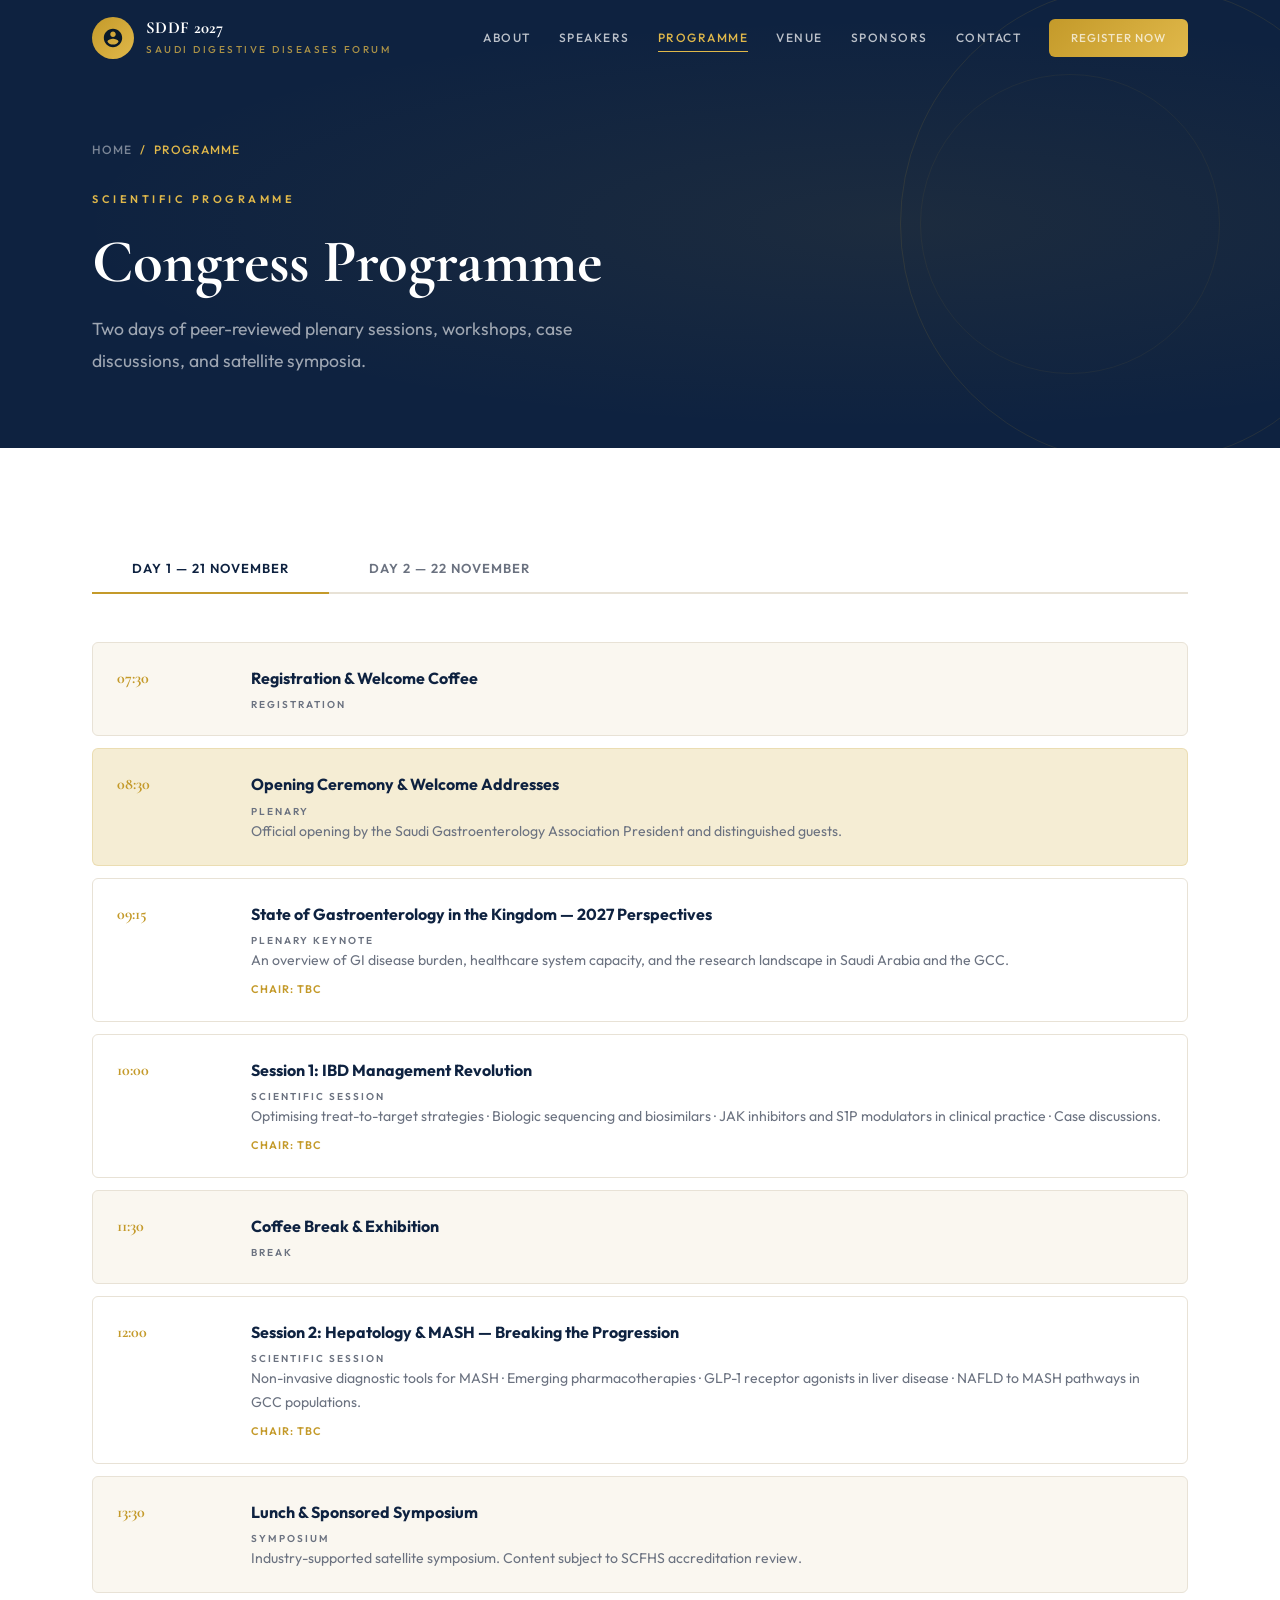
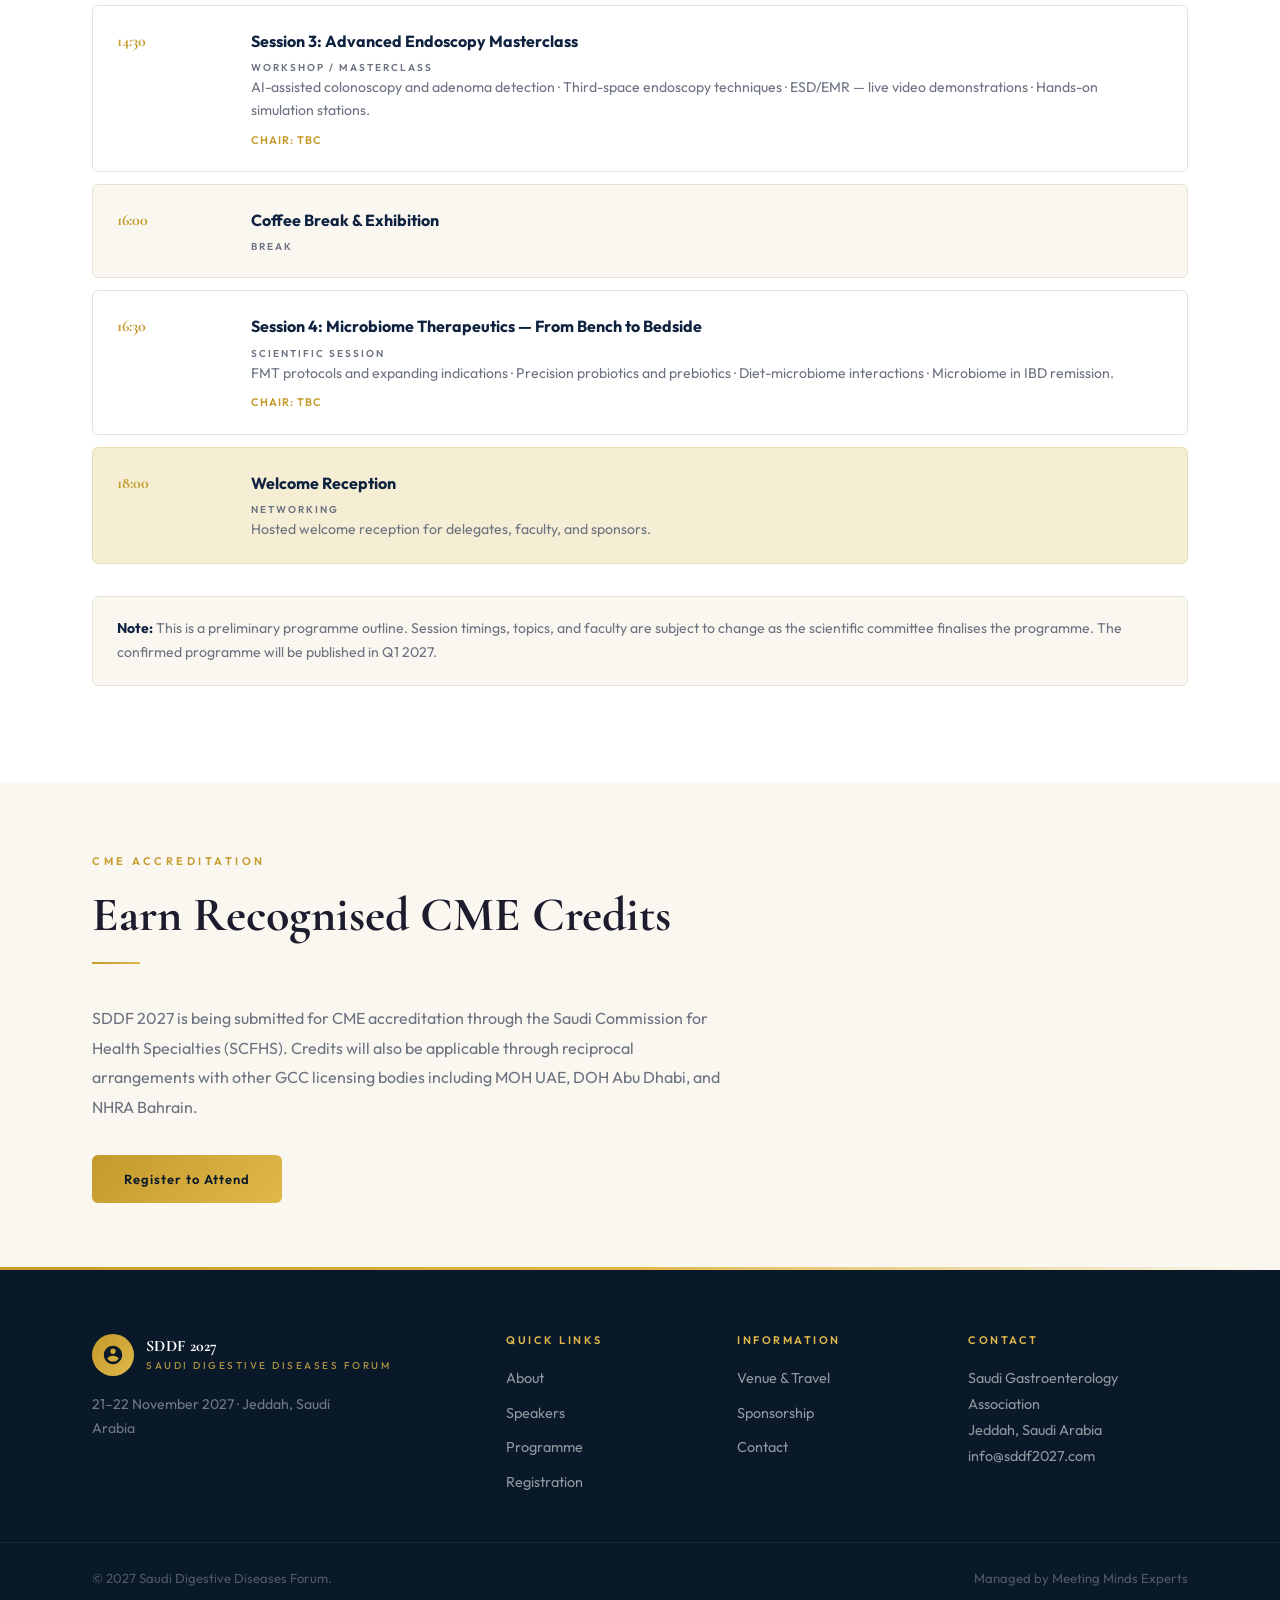
<file: programme.html>
<!DOCTYPE html>
<html lang="en">
<head>
  <meta charset="UTF-8"><meta name="viewport" content="width=device-width, initial-scale=1.0">
  <meta name="description" content="Scientific programme for SDDF 2027 — 21–22 November 2027, Jeddah. Two days of gastroenterology sessions, workshops and symposia.">
  <title>Programme | SDDF 2027</title>
  <link rel="stylesheet" href="assets/css/style.css">
  <style>
    #prog-page { background: var(--white); }
    .day-tabs { display: flex; border-bottom: 2px solid var(--border-light); margin-bottom: 48px; }
    .day-tab { padding: 16px 40px; font-size: 13px; font-weight: 600; letter-spacing: 1px; text-transform: uppercase; color: var(--muted); background: transparent; cursor: pointer; position: relative; transition: color var(--transition); }
    .day-tab.active { color: var(--navy); }
    .day-tab.active::after { content: ''; position: absolute; bottom: -2px; left: 0; right: 0; height: 2px; background: var(--gold); }
    .day-panel { display: none; }
    .day-panel.active { display: block; }
    .sessions { display: flex; flex-direction: column; gap: 12px; }
    .session-row { display: grid; grid-template-columns: 110px 1fr; gap: 24px; align-items: start; padding: 22px 24px; border: 1px solid var(--border-light); border-radius: var(--radius); transition: border-color var(--transition); }
    .session-row:hover { border-color: var(--border); }
    .session-row.highlight { background: var(--gold-pale); border-color: var(--border); }
    .session-row.break { background: var(--cream); }
    .s-time { font-family: var(--font-display); font-size: 1rem; font-weight: 700; color: var(--gold); }
    .s-type { font-size: 10px; font-weight: 600; letter-spacing: 2px; text-transform: uppercase; color: var(--muted); margin-top: 3px; }
    .s-title { font-size: 1rem; font-weight: 700; color: var(--navy); margin-bottom: 4px; }
    .s-desc { font-size: 0.88rem; color: var(--muted); line-height: 1.65; }
    .s-chair { font-size: 11px; font-weight: 600; letter-spacing: 1px; text-transform: uppercase; color: var(--gold); margin-top: 8px; }
    .programme-note { background: var(--cream); border: 1px solid var(--border-light); border-radius: var(--radius); padding: 20px 24px; margin-top: 32px; font-size: 0.88rem; color: var(--muted); }
    .programme-note strong { color: var(--navy); }
    @media(max-width:600px){ .session-row{grid-template-columns:1fr;gap:8px;} .day-tab{padding:12px 20px;font-size:11px;} }
  </style>
</head>
<body>
<nav id="nav" class="solid">
  <div class="nav-inner">
    <a href="index.html" class="nav-logo"><div class="logo-mark"><svg viewBox="0 0 24 24"><path d="M12 2C6.48 2 2 6.48 2 12s4.48 10 10 10 10-4.48 10-10S17.52 2 12 2zm0 3c1.66 0 3 1.34 3 3s-1.34 3-3 3-3-1.34-3-3 1.34-3 3-3zm0 14.2c-2.5 0-4.71-1.28-6-3.22.03-1.99 4-3.08 6-3.08 1.99 0 5.97 1.09 6 3.08-1.29 1.94-3.5 3.22-6 3.22z"/></svg></div><div class="logo-text"><strong>SDDF 2027</strong><span>Saudi Digestive Diseases Forum</span></div></a>
    <div class="nav-links"><a href="about.html">About</a><a href="speakers.html">Speakers</a><a href="programme.html" class="active">Programme</a><a href="venue.html">Venue</a><a href="sponsors.html">Sponsors</a><a href="contact.html">Contact</a><a href="registration.html" class="btn btn-gold">Register Now</a></div>
    <button class="hamburger"><span></span><span></span><span></span></button>
  </div>
</nav>
<div class="mobile-menu"><a href="about.html">About</a><a href="speakers.html">Speakers</a><a href="programme.html">Programme</a><a href="venue.html">Venue</a><a href="sponsors.html">Sponsors</a><a href="contact.html">Contact</a><a href="registration.html">Register Now</a></div>

<section class="page-hero">
  <div class="page-hero-geo"></div>
  <div class="wrap page-hero-inner">
    <div class="breadcrumb"><a href="index.html">Home</a> <span>/</span> <span>Programme</span></div>
    <span class="eyebrow eyebrow--light">Scientific Programme</span>
    <h1>Congress Programme</h1>
    <p>Two days of peer-reviewed plenary sessions, workshops, case discussions, and satellite symposia.</p>
  </div>
</section>

<section id="prog-page" class="section">
  <div class="wrap">
    <div class="day-tabs">
      <button class="day-tab active" onclick="showDay('day1',this)">Day 1 — 21 November</button>
      <button class="day-tab" onclick="showDay('day2',this)">Day 2 — 22 November</button>
    </div>

    <!-- DAY 1 -->
    <div id="day1" class="day-panel active">
      <div class="sessions">
        <div class="session-row break"><div class="s-time">07:30</div><div><div class="s-title">Registration &amp; Welcome Coffee</div><div class="s-type">Registration</div></div></div>
        <div class="session-row highlight"><div class="s-time">08:30</div><div><div class="s-title">Opening Ceremony &amp; Welcome Addresses</div><div class="s-type">Plenary</div><div class="s-desc">Official opening by the Saudi Gastroenterology Association President and distinguished guests.</div></div></div>
        <div class="session-row"><div class="s-time">09:15</div><div><div class="s-title">State of Gastroenterology in the Kingdom — 2027 Perspectives</div><div class="s-type">Plenary Keynote</div><div class="s-desc">An overview of GI disease burden, healthcare system capacity, and the research landscape in Saudi Arabia and the GCC.</div><div class="s-chair">Chair: TBC</div></div></div>
        <div class="session-row"><div class="s-time">10:00</div><div><div class="s-title">Session 1: IBD Management Revolution</div><div class="s-type">Scientific Session</div><div class="s-desc">Optimising treat-to-target strategies · Biologic sequencing and biosimilars · JAK inhibitors and S1P modulators in clinical practice · Case discussions.</div><div class="s-chair">Chair: TBC</div></div></div>
        <div class="session-row break"><div class="s-time">11:30</div><div><div class="s-title">Coffee Break &amp; Exhibition</div><div class="s-type">Break</div></div></div>
        <div class="session-row"><div class="s-time">12:00</div><div><div class="s-title">Session 2: Hepatology &amp; MASH — Breaking the Progression</div><div class="s-type">Scientific Session</div><div class="s-desc">Non-invasive diagnostic tools for MASH · Emerging pharmacotherapies · GLP-1 receptor agonists in liver disease · NAFLD to MASH pathways in GCC populations.</div><div class="s-chair">Chair: TBC</div></div></div>
        <div class="session-row break"><div class="s-time">13:30</div><div><div class="s-title">Lunch &amp; Sponsored Symposium</div><div class="s-type">Symposium</div><div class="s-desc">Industry-supported satellite symposium. Content subject to SCFHS accreditation review.</div></div></div>
        <div class="session-row"><div class="s-time">14:30</div><div><div class="s-title">Session 3: Advanced Endoscopy Masterclass</div><div class="s-type">Workshop / Masterclass</div><div class="s-desc">AI-assisted colonoscopy and adenoma detection · Third-space endoscopy techniques · ESD/EMR — live video demonstrations · Hands-on simulation stations.</div><div class="s-chair">Chair: TBC</div></div></div>
        <div class="session-row break"><div class="s-time">16:00</div><div><div class="s-title">Coffee Break &amp; Exhibition</div><div class="s-type">Break</div></div></div>
        <div class="session-row"><div class="s-time">16:30</div><div><div class="s-title">Session 4: Microbiome Therapeutics — From Bench to Bedside</div><div class="s-type">Scientific Session</div><div class="s-desc">FMT protocols and expanding indications · Precision probiotics and prebiotics · Diet-microbiome interactions · Microbiome in IBD remission.</div><div class="s-chair">Chair: TBC</div></div></div>
        <div class="session-row highlight"><div class="s-time">18:00</div><div><div class="s-title">Welcome Reception</div><div class="s-type">Networking</div><div class="s-desc">Hosted welcome reception for delegates, faculty, and sponsors.</div></div></div>
      </div>
    </div>

    <!-- DAY 2 -->
    <div id="day2" class="day-panel">
      <div class="sessions">
        <div class="session-row break"><div class="s-time">08:00</div><div><div class="s-title">Morning Coffee &amp; Exhibition</div><div class="s-type">Registration</div></div></div>
        <div class="session-row"><div class="s-time">08:30</div><div><div class="s-title">Session 5: GI Oncology — Screening to Survivorship</div><div class="s-type">Scientific Session</div><div class="s-desc">Colorectal cancer screening gaps in KSA · Early-onset CRC — epidemiology and risk factors · Multidisciplinary oncology management · Novel targeted therapies and immunotherapy in GI cancer.</div><div class="s-chair">Chair: TBC</div></div></div>
        <div class="session-row"><div class="s-time">10:00</div><div><div class="s-title">Session 6: Functional GI Disorders &amp; Motility</div><div class="s-type">Scientific Session</div><div class="s-desc">IBS — updated Rome IV criteria in clinical practice · SIBO diagnosis and management · Motility disorders and emerging therapies · Telehealth and digital monitoring in functional GI.</div><div class="s-chair">Chair: TBC</div></div></div>
        <div class="session-row break"><div class="s-time">11:30</div><div><div class="s-title">Coffee Break &amp; Exhibition</div><div class="s-type">Break</div></div></div>
        <div class="session-row"><div class="s-time">12:00</div><div><div class="s-title">Session 7: Paediatric Gastroenterology</div><div class="s-type">Scientific Session</div><div class="s-desc">Paediatric IBD — biologics and growth optimisation · Coeliac disease in GCC children · Transition of care models · Paediatric NAFLD and obesity-related GI disease.</div><div class="s-chair">Chair: TBC</div></div></div>
        <div class="session-row break"><div class="s-time">13:30</div><div><div class="s-title">Lunch &amp; Sponsored Symposium</div><div class="s-type">Symposium</div><div class="s-desc">Industry-supported satellite symposium. Content subject to SCFHS accreditation review.</div></div></div>
        <div class="session-row"><div class="s-time">14:30</div><div><div class="s-title">Session 8: Complex Case Conference</div><div class="s-type">Interactive Session</div><div class="s-desc">Faculty panel tackles challenging GI cases submitted by delegates. Audience polling and live discussion. Multidisciplinary team approach demonstrated.</div><div class="s-chair">Moderator: TBC</div></div></div>
        <div class="session-row break"><div class="s-time">16:00</div><div><div class="s-title">Coffee Break</div><div class="s-type">Break</div></div></div>
        <div class="session-row"><div class="s-time">16:30</div><div><div class="s-title">Session 9: Future Frontiers — AI, Genomics &amp; Personalised GI Medicine</div><div class="s-type">Scientific Session</div><div class="s-desc">AI in endoscopy and pathology · Pharmacogenomics in IBD and hepatology · Biomarker-driven therapy selection · The next decade in GI practice.</div><div class="s-chair">Chair: TBC</div></div></div>
        <div class="session-row highlight"><div class="s-time">17:45</div><div><div class="s-title">Closing Ceremony &amp; CME Certificate Distribution</div><div class="s-type">Closing</div><div class="s-desc">Closing remarks by the Congress Chair. CME credits confirmed. Closing reception.</div></div></div>
      </div>
    </div>

    <div class="programme-note">
      <strong>Note:</strong> This is a preliminary programme outline. Session timings, topics, and faculty are subject to change as the scientific committee finalises the programme. The confirmed programme will be published in Q1 2027.
    </div>
  </div>
</section>

<section class="section-sm" style="background:var(--cream)">
  <div class="wrap">
    <span class="eyebrow">CME Accreditation</span>
    <h2 class="section-heading" style="max-width:600px;">Earn Recognised CME Credits</h2>
    <div class="rule"></div>
    <p style="color:var(--muted);max-width:640px;line-height:1.85;">SDDF 2027 is being submitted for CME accreditation through the Saudi Commission for Health Specialties (SCFHS). Credits will also be applicable through reciprocal arrangements with other GCC licensing bodies including MOH UAE, DOH Abu Dhabi, and NHRA Bahrain.</p>
    <a href="registration.html" class="btn btn-gold mt-32">Register to Attend</a>
  </div>
</section>

<div class="footer-gold-bar"></div>
<footer id="footer">
  <div class="wrap">
    <div class="footer-grid">
      <div class="footer-brand"><div class="nav-logo"><div class="logo-mark"><svg viewBox="0 0 24 24"><path d="M12 2C6.48 2 2 6.48 2 12s4.48 10 10 10 10-4.48 10-10S17.52 2 12 2zm0 3c1.66 0 3 1.34 3 3s-1.34 3-3 3-3-1.34-3-3 1.34-3 3-3zm0 14.2c-2.5 0-4.71-1.28-6-3.22.03-1.99 4-3.08 6-3.08 1.99 0 5.97 1.09 6 3.08-1.29 1.94-3.5 3.22-6 3.22z"/></svg></div><div class="logo-text"><strong>SDDF 2027</strong><span>Saudi Digestive Diseases Forum</span></div></div><p>21–22 November 2027 · Jeddah, Saudi Arabia</p></div>
      <div class="footer-col"><h5>Quick Links</h5><ul><li><a href="about.html">About</a></li><li><a href="speakers.html">Speakers</a></li><li><a href="programme.html">Programme</a></li><li><a href="registration.html">Registration</a></li></ul></div>
      <div class="footer-col"><h5>Information</h5><ul><li><a href="venue.html">Venue &amp; Travel</a></li><li><a href="sponsors.html">Sponsorship</a></li><li><a href="contact.html">Contact</a></li></ul></div>
      <div class="footer-col"><h5>Contact</h5><address>Saudi Gastroenterology Association<br>Jeddah, Saudi Arabia<br><a href="mailto:info@sddf2027.com">info@sddf2027.com</a></address></div>
    </div>
  </div>
  <div class="footer-bottom"><div class="wrap" style="width:100%;display:flex;justify-content:space-between;flex-wrap:wrap;gap:8px;"><span>© 2027 Saudi Digestive Diseases Forum.</span><span>Managed by Meeting Minds Experts</span></div></div>
</footer>
<script src="assets/js/shared.js"></script>
<script>
  function showDay(id, btn) {
    document.querySelectorAll('.day-panel').forEach(p => p.classList.remove('active'));
    document.querySelectorAll('.day-tab').forEach(b => b.classList.remove('active'));
    document.getElementById(id).classList.add('active');
    btn.classList.add('active');
  }
</script>
</body>
</html>
</file>
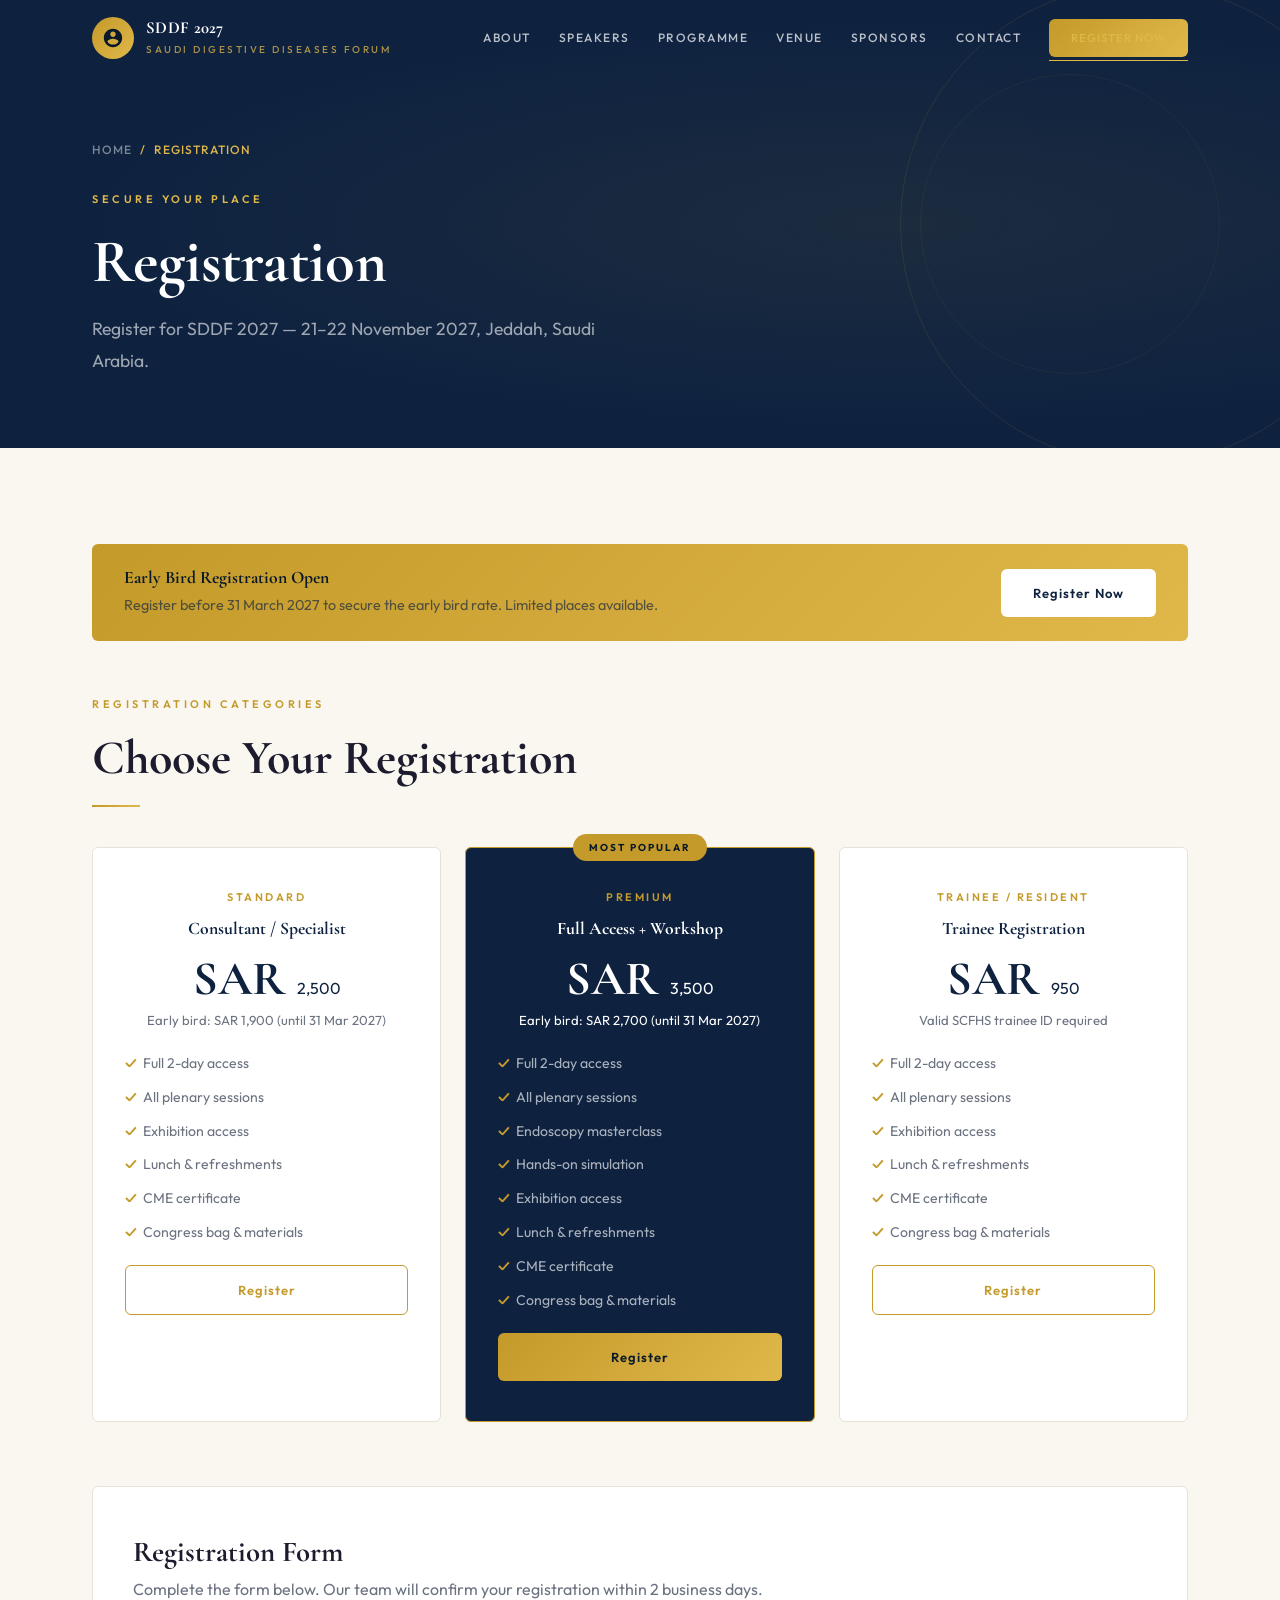
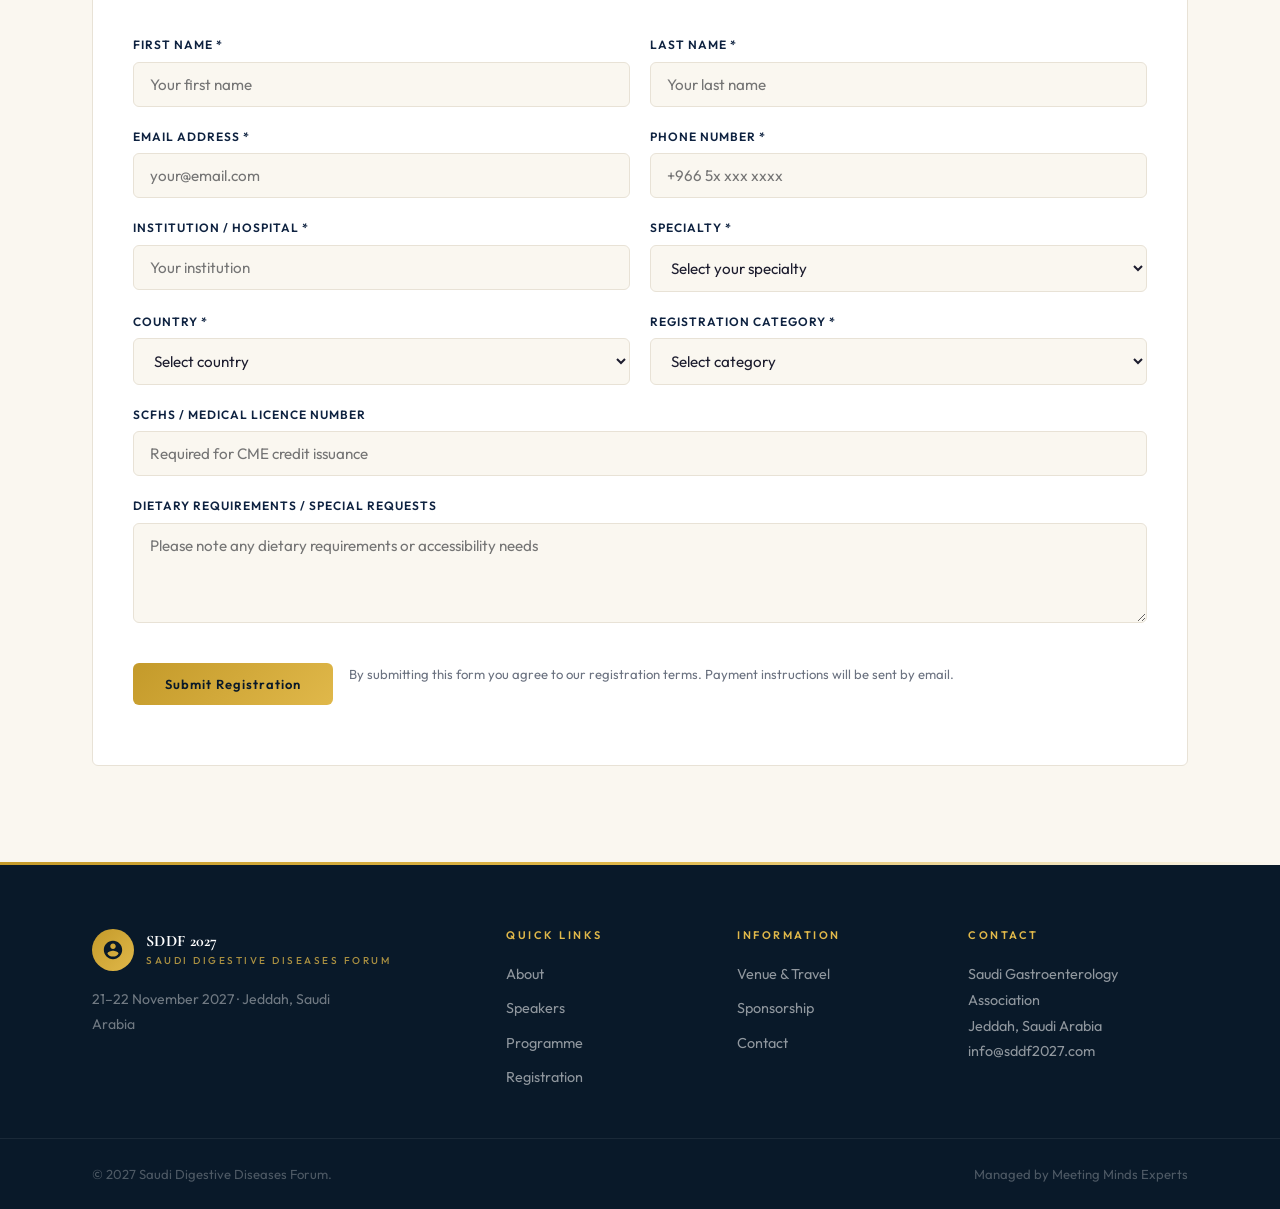
<file: registration.html>
<!DOCTYPE html>
<html lang="en">
<head>
  <meta charset="UTF-8"><meta name="viewport" content="width=device-width, initial-scale=1.0">
  <meta name="description" content="Register for SDDF 2027 — Saudi Digestive Diseases Forum, 21–22 November 2027, Jeddah.">
  <title>Registration | SDDF 2027</title>
  <link rel="stylesheet" href="assets/css/style.css">
  <style>
    #reg-page { background: var(--cream); }
    .reg-grid { display: grid; grid-template-columns: repeat(3, 1fr); gap: 24px; margin-bottom: 64px; }
    .reg-card { padding: 40px 32px; text-align: center; position: relative; }
    .reg-card.featured { background: var(--navy); border-color: var(--gold); }
    .reg-card.featured h3, .reg-card.featured .price, .reg-card.featured .price-note { color: var(--white); }
    .reg-card.featured p { color: rgba(255,255,255,0.60); }
    .featured-badge { position: absolute; top: -14px; left: 50%; transform: translateX(-50%); background: var(--gold); color: var(--navy-deep); font-size: 10px; font-weight: 700; letter-spacing: 2px; text-transform: uppercase; padding: 5px 16px; border-radius: 20px; white-space: nowrap; }
    .reg-category { font-size: 11px; font-weight: 600; letter-spacing: 2.5px; text-transform: uppercase; color: var(--gold); margin-bottom: 12px; }
    .reg-card h3 { font-size: 1.1rem; font-weight: 700; color: var(--navy); margin-bottom: 16px; }
    .price { font-family: var(--font-display); font-size: 3rem; font-weight: 700; color: var(--navy); line-height: 1; }
    .price span { font-family: var(--font-body); font-size: 1rem; font-weight: 400; }
    .price-note { font-size: 0.82rem; color: var(--muted); margin-top: 6px; margin-bottom: 20px; }
    .reg-features { text-align: left; margin: 20px 0; display: flex; flex-direction: column; gap: 10px; }
    .reg-features li { font-size: 0.88rem; color: var(--muted); padding-left: 18px; position: relative; }
    .reg-card.featured .reg-features li { color: rgba(255,255,255,0.65); }
    .reg-features li::before { content: '✓'; position: absolute; left: 0; color: var(--gold); font-weight: 700; }
    .reg-cta { width: 100%; justify-content: center; }

    .reg-form-section { background: var(--white); border-radius: var(--radius); border: 1px solid var(--border-light); padding: 48px 40px; }
    .reg-form-section h2 { font-size: 1.8rem; margin-bottom: 8px; }
    .reg-form-section p { color: var(--muted); margin-bottom: 32px; }
    .form-grid { display: grid; grid-template-columns: 1fr 1fr; gap: 20px; }
    .form-group { display: flex; flex-direction: column; gap: 6px; }
    .form-group.full { grid-column: 1 / -1; }
    .form-group label { font-size: 12px; font-weight: 600; letter-spacing: 1px; text-transform: uppercase; color: var(--navy); }
    .form-group input, .form-group select, .form-group textarea {
      padding: 12px 16px;
      border: 1.5px solid var(--border-light);
      border-radius: var(--radius);
      font-family: var(--font-body);
      font-size: 0.95rem;
      color: var(--text);
      background: var(--cream);
      transition: border-color var(--transition);
      outline: none;
    }
    .form-group input:focus, .form-group select:focus, .form-group textarea:focus { border-color: var(--gold); background: var(--white); }
    .form-group textarea { resize: vertical; min-height: 100px; }
    .form-note { font-size: 0.82rem; color: var(--muted); margin-top: 12px; }
    .form-submit { margin-top: 28px; display: flex; align-items: center; gap: 16px; flex-wrap: wrap; }

    .early-bird { background: linear-gradient(135deg, var(--gold), var(--gold-lt)); border-radius: var(--radius); padding: 24px 32px; display: flex; align-items: center; justify-content: space-between; gap: 24px; margin-bottom: 48px; flex-wrap: wrap; }
    .early-bird h3 { font-size: 1.1rem; font-weight: 700; color: var(--navy-deep); margin-bottom: 4px; }
    .early-bird p { font-size: 0.9rem; color: rgba(14,34,64,0.65); }

    @media(max-width:900px){ .reg-grid{grid-template-columns:1fr;max-width:420px;margin:0 auto 64px;} }
    @media(max-width:640px){ .form-grid{grid-template-columns:1fr;} .reg-form-section{padding:32px 24px;} }
  </style>
</head>
<body>
<nav id="nav" class="solid">
  <div class="nav-inner">
    <a href="index.html" class="nav-logo"><div class="logo-mark"><svg viewBox="0 0 24 24"><path d="M12 2C6.48 2 2 6.48 2 12s4.48 10 10 10 10-4.48 10-10S17.52 2 12 2zm0 3c1.66 0 3 1.34 3 3s-1.34 3-3 3-3-1.34-3-3 1.34-3 3-3zm0 14.2c-2.5 0-4.71-1.28-6-3.22.03-1.99 4-3.08 6-3.08 1.99 0 5.97 1.09 6 3.08-1.29 1.94-3.5 3.22-6 3.22z"/></svg></div><div class="logo-text"><strong>SDDF 2027</strong><span>Saudi Digestive Diseases Forum</span></div></a>
    <div class="nav-links"><a href="about.html">About</a><a href="speakers.html">Speakers</a><a href="programme.html">Programme</a><a href="venue.html">Venue</a><a href="sponsors.html">Sponsors</a><a href="contact.html">Contact</a><a href="registration.html" class="btn btn-gold active">Register Now</a></div>
    <button class="hamburger"><span></span><span></span><span></span></button>
  </div>
</nav>
<div class="mobile-menu"><a href="about.html">About</a><a href="speakers.html">Speakers</a><a href="programme.html">Programme</a><a href="venue.html">Venue</a><a href="sponsors.html">Sponsors</a><a href="contact.html">Contact</a><a href="registration.html">Register Now</a></div>

<section class="page-hero">
  <div class="page-hero-geo"></div>
  <div class="wrap page-hero-inner">
    <div class="breadcrumb"><a href="index.html">Home</a> <span>/</span> <span>Registration</span></div>
    <span class="eyebrow eyebrow--light">Secure Your Place</span>
    <h1>Registration</h1>
    <p>Register for SDDF 2027 — 21–22 November 2027, Jeddah, Saudi Arabia.</p>
  </div>
</section>

<section id="reg-page" class="section">
  <div class="wrap">

    <div class="early-bird">
      <div><h3>Early Bird Registration Open</h3><p>Register before 31 March 2027 to secure the early bird rate. Limited places available.</p></div>
      <a href="#register-form" class="btn btn-white">Register Now</a>
    </div>

    <span class="eyebrow">Registration Categories</span>
    <h2 class="section-heading">Choose Your Registration</h2>
    <div class="rule"></div>

    <div class="reg-grid">
      <div class="card reg-card">
        <div class="reg-category">Standard</div>
        <h3>Consultant / Specialist</h3>
        <div class="price">SAR <span>2,500</span></div>
        <p class="price-note">Early bird: SAR 1,900 (until 31 Mar 2027)</p>
        <ul class="reg-features">
          <li>Full 2-day access</li>
          <li>All plenary sessions</li>
          <li>Exhibition access</li>
          <li>Lunch &amp; refreshments</li>
          <li>CME certificate</li>
          <li>Congress bag &amp; materials</li>
        </ul>
        <a href="#register-form" class="btn btn-outline reg-cta">Register</a>
      </div>
      <div class="card reg-card featured">
        <div class="featured-badge">Most Popular</div>
        <div class="reg-category">Premium</div>
        <h3>Full Access + Workshop</h3>
        <div class="price">SAR <span>3,500</span></div>
        <p class="price-note">Early bird: SAR 2,700 (until 31 Mar 2027)</p>
        <ul class="reg-features">
          <li>Full 2-day access</li>
          <li>All plenary sessions</li>
          <li>Endoscopy masterclass</li>
          <li>Hands-on simulation</li>
          <li>Exhibition access</li>
          <li>Lunch &amp; refreshments</li>
          <li>CME certificate</li>
          <li>Congress bag &amp; materials</li>
        </ul>
        <a href="#register-form" class="btn btn-gold reg-cta">Register</a>
      </div>
      <div class="card reg-card">
        <div class="reg-category">Trainee / Resident</div>
        <h3>Trainee Registration</h3>
        <div class="price">SAR <span>950</span></div>
        <p class="price-note">Valid SCFHS trainee ID required</p>
        <ul class="reg-features">
          <li>Full 2-day access</li>
          <li>All plenary sessions</li>
          <li>Exhibition access</li>
          <li>Lunch &amp; refreshments</li>
          <li>CME certificate</li>
          <li>Congress bag &amp; materials</li>
        </ul>
        <a href="#register-form" class="btn btn-outline reg-cta">Register</a>
      </div>
    </div>

    <div class="reg-form-section" id="register-form">
      <h2>Registration Form</h2>
      <p>Complete the form below. Our team will confirm your registration within 2 business days.</p>
      <div class="form-grid">
        <div class="form-group"><label>First Name *</label><input type="text" placeholder="Your first name"></div>
        <div class="form-group"><label>Last Name *</label><input type="text" placeholder="Your last name"></div>
        <div class="form-group"><label>Email Address *</label><input type="email" placeholder="your@email.com"></div>
        <div class="form-group"><label>Phone Number *</label><input type="tel" placeholder="+966 5x xxx xxxx"></div>
        <div class="form-group"><label>Institution / Hospital *</label><input type="text" placeholder="Your institution"></div>
        <div class="form-group"><label>Specialty *</label>
          <select>
            <option value="">Select your specialty</option>
            <option>Gastroenterology</option>
            <option>Hepatology</option>
            <option>GI Surgery</option>
            <option>GI Endoscopy</option>
            <option>Paediatric Gastroenterology</option>
            <option>Internal Medicine</option>
            <option>Other</option>
          </select>
        </div>
        <div class="form-group"><label>Country *</label>
          <select>
            <option value="">Select country</option>
            <option>Saudi Arabia</option>
            <option>UAE</option>
            <option>Bahrain</option>
            <option>Kuwait</option>
            <option>Oman</option>
            <option>Qatar</option>
            <option>Other</option>
          </select>
        </div>
        <div class="form-group"><label>Registration Category *</label>
          <select>
            <option value="">Select category</option>
            <option>Consultant / Specialist — SAR 2,500</option>
            <option>Full Access + Workshop — SAR 3,500</option>
            <option>Trainee / Resident — SAR 950</option>
          </select>
        </div>
        <div class="form-group full"><label>SCFHS / Medical Licence Number</label><input type="text" placeholder="Required for CME credit issuance"></div>
        <div class="form-group full"><label>Dietary Requirements / Special Requests</label><textarea placeholder="Please note any dietary requirements or accessibility needs"></textarea></div>
      </div>
      <div class="form-submit">
        <button type="button" class="btn btn-gold">Submit Registration</button>
        <p class="form-note">By submitting this form you agree to our registration terms. Payment instructions will be sent by email.</p>
      </div>
    </div>

  </div>
</section>

<div class="footer-gold-bar"></div>
<footer id="footer">
  <div class="wrap">
    <div class="footer-grid">
      <div class="footer-brand"><div class="nav-logo"><div class="logo-mark"><svg viewBox="0 0 24 24"><path d="M12 2C6.48 2 2 6.48 2 12s4.48 10 10 10 10-4.48 10-10S17.52 2 12 2zm0 3c1.66 0 3 1.34 3 3s-1.34 3-3 3-3-1.34-3-3 1.34-3 3-3zm0 14.2c-2.5 0-4.71-1.28-6-3.22.03-1.99 4-3.08 6-3.08 1.99 0 5.97 1.09 6 3.08-1.29 1.94-3.5 3.22-6 3.22z"/></svg></div><div class="logo-text"><strong>SDDF 2027</strong><span>Saudi Digestive Diseases Forum</span></div></div><p>21–22 November 2027 · Jeddah, Saudi Arabia</p></div>
      <div class="footer-col"><h5>Quick Links</h5><ul><li><a href="about.html">About</a></li><li><a href="speakers.html">Speakers</a></li><li><a href="programme.html">Programme</a></li><li><a href="registration.html">Registration</a></li></ul></div>
      <div class="footer-col"><h5>Information</h5><ul><li><a href="venue.html">Venue &amp; Travel</a></li><li><a href="sponsors.html">Sponsorship</a></li><li><a href="contact.html">Contact</a></li></ul></div>
      <div class="footer-col"><h5>Contact</h5><address>Saudi Gastroenterology Association<br>Jeddah, Saudi Arabia<br><a href="mailto:info@sddf2027.com">info@sddf2027.com</a></address></div>
    </div>
  </div>
  <div class="footer-bottom"><div class="wrap" style="width:100%;display:flex;justify-content:space-between;flex-wrap:wrap;gap:8px;"><span>© 2027 Saudi Digestive Diseases Forum.</span><span>Managed by Meeting Minds Experts</span></div></div>
</footer>
<script src="assets/js/shared.js"></script>
</body>
</html>
</file>
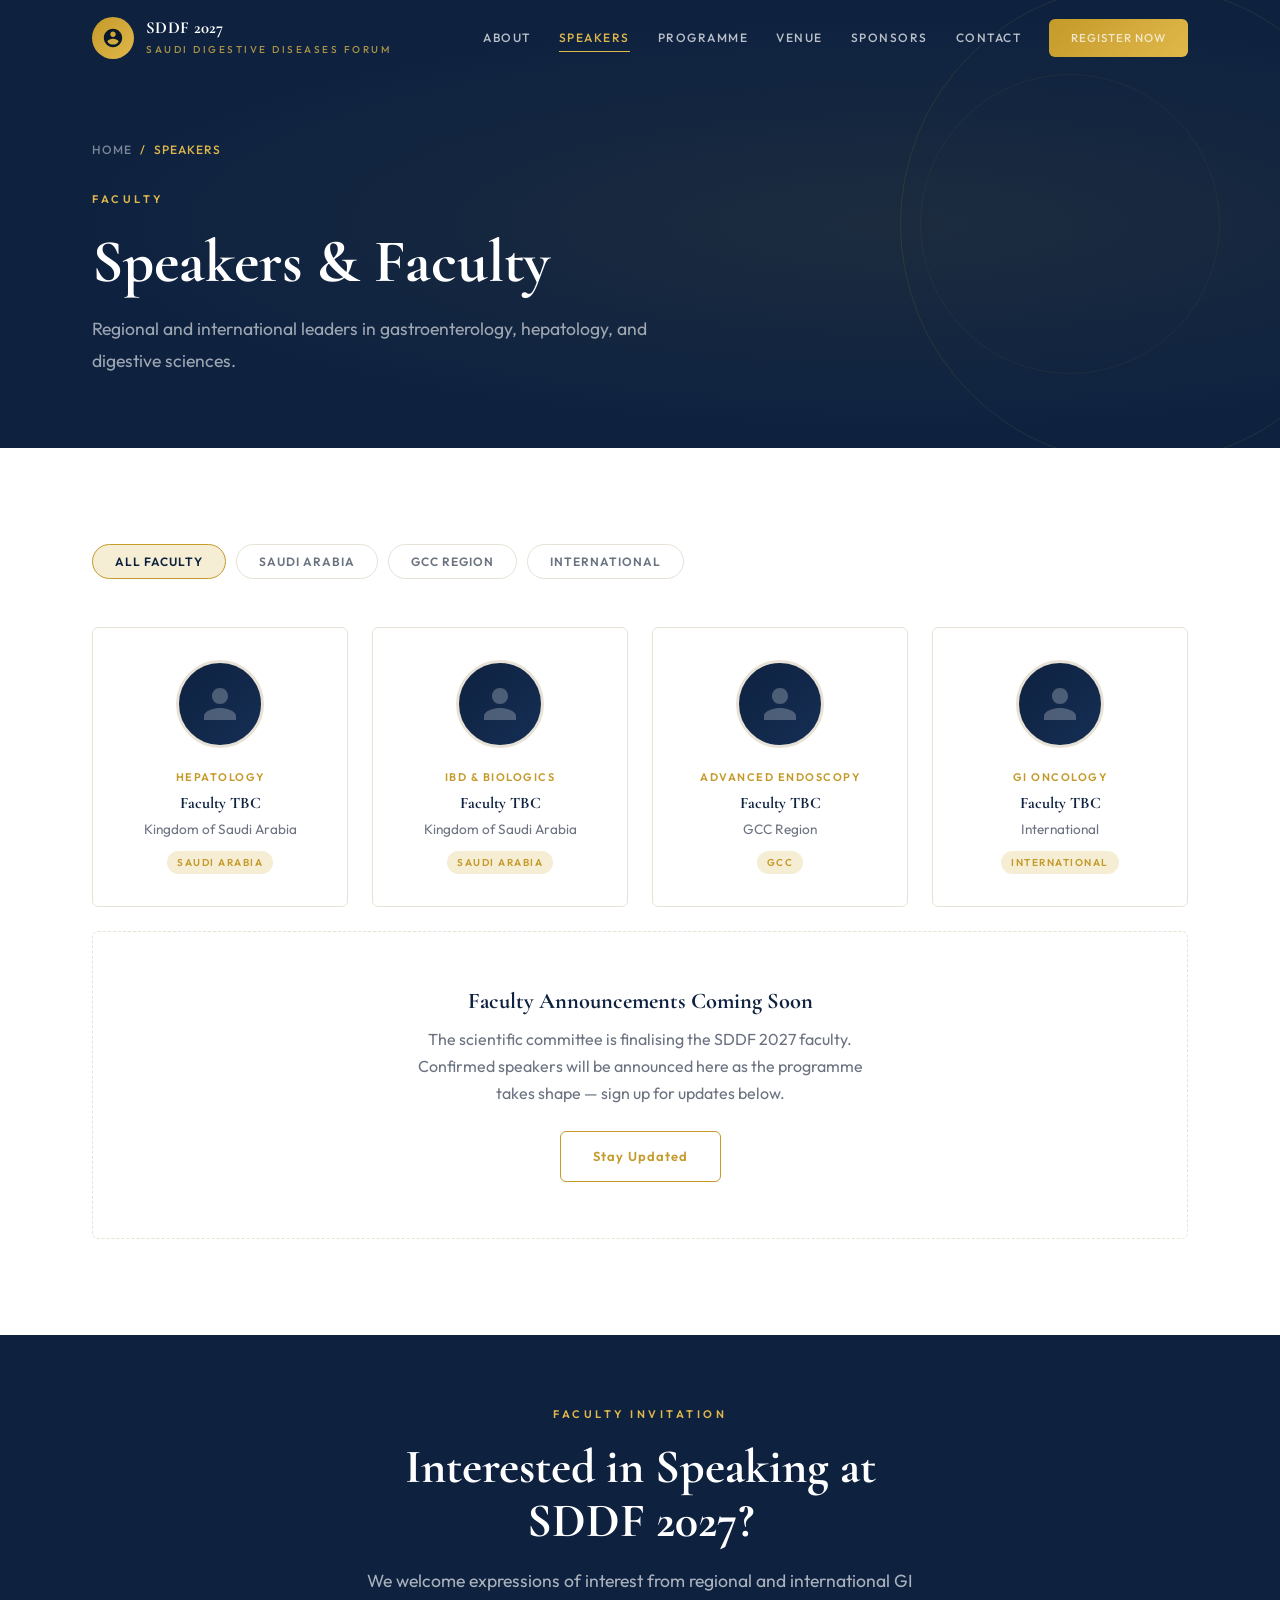
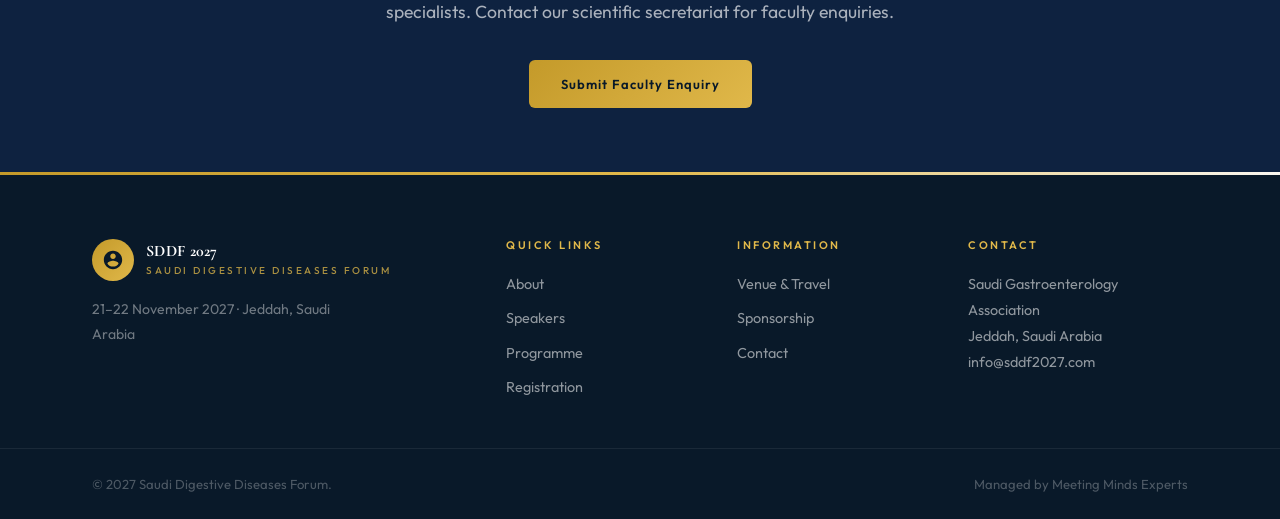
<file: speakers.html>
<!DOCTYPE html>
<html lang="en">
<head>
  <meta charset="UTF-8"><meta name="viewport" content="width=device-width, initial-scale=1.0">
  <meta name="description" content="Faculty and speakers at SDDF 2027 — regional and international gastroenterology experts.">
  <title>Speakers | SDDF 2027</title>
  <link rel="stylesheet" href="assets/css/style.css">
  <style>
    #speakers-page { background: var(--white); }
    .filter-bar { display: flex; gap: 10px; flex-wrap: wrap; margin-bottom: 48px; }
    .filter-btn { padding: 9px 22px; font-size: 12px; font-weight: 600; letter-spacing: 1px; text-transform: uppercase; border-radius: 40px; border: 1.5px solid var(--border-light); color: var(--muted); background: transparent; cursor: pointer; transition: all var(--transition); }
    .filter-btn.active, .filter-btn:hover { border-color: var(--gold); color: var(--navy); background: var(--gold-pale); }
    .speakers-grid { display: grid; grid-template-columns: repeat(4, 1fr); gap: 24px; }
    .speaker-card { padding: 32px 24px; text-align: center; }
    .speaker-avatar { width: 88px; height: 88px; background: linear-gradient(135deg, var(--navy) 0%, var(--navy-mid) 100%); border-radius: 50%; margin: 0 auto 20px; display: flex; align-items: center; justify-content: center; border: 3px solid var(--border-light); overflow: hidden; }
    .speaker-avatar svg { width: 40px; height: 40px; fill: rgba(255,255,255,0.25); }
    .speaker-card h3 { font-size: 1rem; font-weight: 700; color: var(--navy); margin-bottom: 4px; line-height: 1.3; }
    .speaker-card .spec { font-size: 11px; font-weight: 600; letter-spacing: 1.5px; text-transform: uppercase; color: var(--gold); margin-bottom: 6px; }
    .speaker-card .inst { font-size: 0.85rem; color: var(--muted); }
    .speaker-card .country { display: inline-block; margin-top: 10px; font-size: 10px; font-weight: 600; letter-spacing: 1.5px; text-transform: uppercase; background: var(--gold-pale); color: var(--gold); padding: 3px 10px; border-radius: 20px; }
    .tba-block { grid-column: 1 / -1; padding: 56px 32px; text-align: center; border: 1.5px dashed var(--border-light); border-radius: var(--radius); }
    .tba-block h3 { font-size: 1.4rem; color: var(--navy); margin-bottom: 12px; }
    .tba-block p { color: var(--muted); max-width: 480px; margin: 0 auto 24px; }
    @media(max-width:900px){ .speakers-grid{grid-template-columns:repeat(3,1fr);} }
    @media(max-width:640px){ .speakers-grid{grid-template-columns:repeat(2,1fr);} }
    @media(max-width:400px){ .speakers-grid{grid-template-columns:1fr;} }
  </style>
</head>
<body>
<nav id="nav" class="solid">
  <div class="nav-inner">
    <a href="index.html" class="nav-logo"><div class="logo-mark"><svg viewBox="0 0 24 24"><path d="M12 2C6.48 2 2 6.48 2 12s4.48 10 10 10 10-4.48 10-10S17.52 2 12 2zm0 3c1.66 0 3 1.34 3 3s-1.34 3-3 3-3-1.34-3-3 1.34-3 3-3zm0 14.2c-2.5 0-4.71-1.28-6-3.22.03-1.99 4-3.08 6-3.08 1.99 0 5.97 1.09 6 3.08-1.29 1.94-3.5 3.22-6 3.22z"/></svg></div><div class="logo-text"><strong>SDDF 2027</strong><span>Saudi Digestive Diseases Forum</span></div></a>
    <div class="nav-links"><a href="about.html">About</a><a href="speakers.html" class="active">Speakers</a><a href="programme.html">Programme</a><a href="venue.html">Venue</a><a href="sponsors.html">Sponsors</a><a href="contact.html">Contact</a><a href="registration.html" class="btn btn-gold">Register Now</a></div>
    <button class="hamburger"><span></span><span></span><span></span></button>
  </div>
</nav>
<div class="mobile-menu"><a href="about.html">About</a><a href="speakers.html">Speakers</a><a href="programme.html">Programme</a><a href="venue.html">Venue</a><a href="sponsors.html">Sponsors</a><a href="contact.html">Contact</a><a href="registration.html">Register Now</a></div>

<section class="page-hero">
  <div class="page-hero-geo"></div>
  <div class="wrap page-hero-inner">
    <div class="breadcrumb"><a href="index.html">Home</a> <span>/</span> <span>Speakers</span></div>
    <span class="eyebrow eyebrow--light">Faculty</span>
    <h1>Speakers &amp; Faculty</h1>
    <p>Regional and international leaders in gastroenterology, hepatology, and digestive sciences.</p>
  </div>
</section>

<section id="speakers-page" class="section">
  <div class="wrap">
    <div class="filter-bar">
      <button class="filter-btn active">All Faculty</button>
      <button class="filter-btn">Saudi Arabia</button>
      <button class="filter-btn">GCC Region</button>
      <button class="filter-btn">International</button>
    </div>

    <div class="speakers-grid">
      <!-- Placeholder cards — to be updated when SGA confirms faculty -->
      <div class="card speaker-card">
        <div class="speaker-avatar"><svg viewBox="0 0 24 24"><path d="M12 12c2.7 0 4.8-2.1 4.8-4.8S14.7 2.4 12 2.4 7.2 4.5 7.2 7.2 9.3 12 12 12zm0 2.4c-3.2 0-9.6 1.6-9.6 4.8v2.4h19.2v-2.4c0-3.2-6.4-4.8-9.6-4.8z"/></svg></div>
        <div class="spec">Hepatology</div>
        <h3>Faculty TBC</h3>
        <p class="inst">Kingdom of Saudi Arabia</p>
        <span class="country">Saudi Arabia</span>
      </div>
      <div class="card speaker-card">
        <div class="speaker-avatar"><svg viewBox="0 0 24 24"><path d="M12 12c2.7 0 4.8-2.1 4.8-4.8S14.7 2.4 12 2.4 7.2 4.5 7.2 7.2 9.3 12 12 12zm0 2.4c-3.2 0-9.6 1.6-9.6 4.8v2.4h19.2v-2.4c0-3.2-6.4-4.8-9.6-4.8z"/></svg></div>
        <div class="spec">IBD &amp; Biologics</div>
        <h3>Faculty TBC</h3>
        <p class="inst">Kingdom of Saudi Arabia</p>
        <span class="country">Saudi Arabia</span>
      </div>
      <div class="card speaker-card">
        <div class="speaker-avatar"><svg viewBox="0 0 24 24"><path d="M12 12c2.7 0 4.8-2.1 4.8-4.8S14.7 2.4 12 2.4 7.2 4.5 7.2 7.2 9.3 12 12 12zm0 2.4c-3.2 0-9.6 1.6-9.6 4.8v2.4h19.2v-2.4c0-3.2-6.4-4.8-9.6-4.8z"/></svg></div>
        <div class="spec">Advanced Endoscopy</div>
        <h3>Faculty TBC</h3>
        <p class="inst">GCC Region</p>
        <span class="country">GCC</span>
      </div>
      <div class="card speaker-card">
        <div class="speaker-avatar"><svg viewBox="0 0 24 24"><path d="M12 12c2.7 0 4.8-2.1 4.8-4.8S14.7 2.4 12 2.4 7.2 4.5 7.2 7.2 9.3 12 12 12zm0 2.4c-3.2 0-9.6 1.6-9.6 4.8v2.4h19.2v-2.4c0-3.2-6.4-4.8-9.6-4.8z"/></svg></div>
        <div class="spec">GI Oncology</div>
        <h3>Faculty TBC</h3>
        <p class="inst">International</p>
        <span class="country">International</span>
      </div>

      <div class="tba-block">
        <h3>Faculty Announcements Coming Soon</h3>
        <p>The scientific committee is finalising the SDDF 2027 faculty. Confirmed speakers will be announced here as the programme takes shape — sign up for updates below.</p>
        <a href="contact.html" class="btn btn-outline">Stay Updated</a>
      </div>
    </div>
  </div>
</section>

<section class="section-sm" style="background:var(--navy)">
  <div class="wrap text-center">
    <span class="eyebrow eyebrow--light">Faculty Invitation</span>
    <h2 class="section-heading section-heading--light" style="max-width:540px;margin:0 auto 16px;">Interested in Speaking at SDDF 2027?</h2>
    <p class="lead lead--light" style="margin:0 auto 32px;">We welcome expressions of interest from regional and international GI specialists. Contact our scientific secretariat for faculty enquiries.</p>
    <a href="contact.html" class="btn btn-gold">Submit Faculty Enquiry</a>
  </div>
</section>

<div class="footer-gold-bar"></div>
<footer id="footer">
  <div class="wrap">
    <div class="footer-grid">
      <div class="footer-brand"><div class="nav-logo"><div class="logo-mark"><svg viewBox="0 0 24 24"><path d="M12 2C6.48 2 2 6.48 2 12s4.48 10 10 10 10-4.48 10-10S17.52 2 12 2zm0 3c1.66 0 3 1.34 3 3s-1.34 3-3 3-3-1.34-3-3 1.34-3 3-3zm0 14.2c-2.5 0-4.71-1.28-6-3.22.03-1.99 4-3.08 6-3.08 1.99 0 5.97 1.09 6 3.08-1.29 1.94-3.5 3.22-6 3.22z"/></svg></div><div class="logo-text"><strong>SDDF 2027</strong><span>Saudi Digestive Diseases Forum</span></div></div><p>21–22 November 2027 · Jeddah, Saudi Arabia</p></div>
      <div class="footer-col"><h5>Quick Links</h5><ul><li><a href="about.html">About</a></li><li><a href="speakers.html">Speakers</a></li><li><a href="programme.html">Programme</a></li><li><a href="registration.html">Registration</a></li></ul></div>
      <div class="footer-col"><h5>Information</h5><ul><li><a href="venue.html">Venue &amp; Travel</a></li><li><a href="sponsors.html">Sponsorship</a></li><li><a href="contact.html">Contact</a></li></ul></div>
      <div class="footer-col"><h5>Contact</h5><address>Saudi Gastroenterology Association<br>Jeddah, Saudi Arabia<br><a href="mailto:info@sddf2027.com">info@sddf2027.com</a></address></div>
    </div>
  </div>
  <div class="footer-bottom"><div class="wrap" style="width:100%;display:flex;justify-content:space-between;flex-wrap:wrap;gap:8px;"><span>© 2027 Saudi Digestive Diseases Forum.</span><span>Managed by Meeting Minds Experts</span></div></div>
</footer>
<script src="assets/js/shared.js"></script>
</body>
</html>
</file>
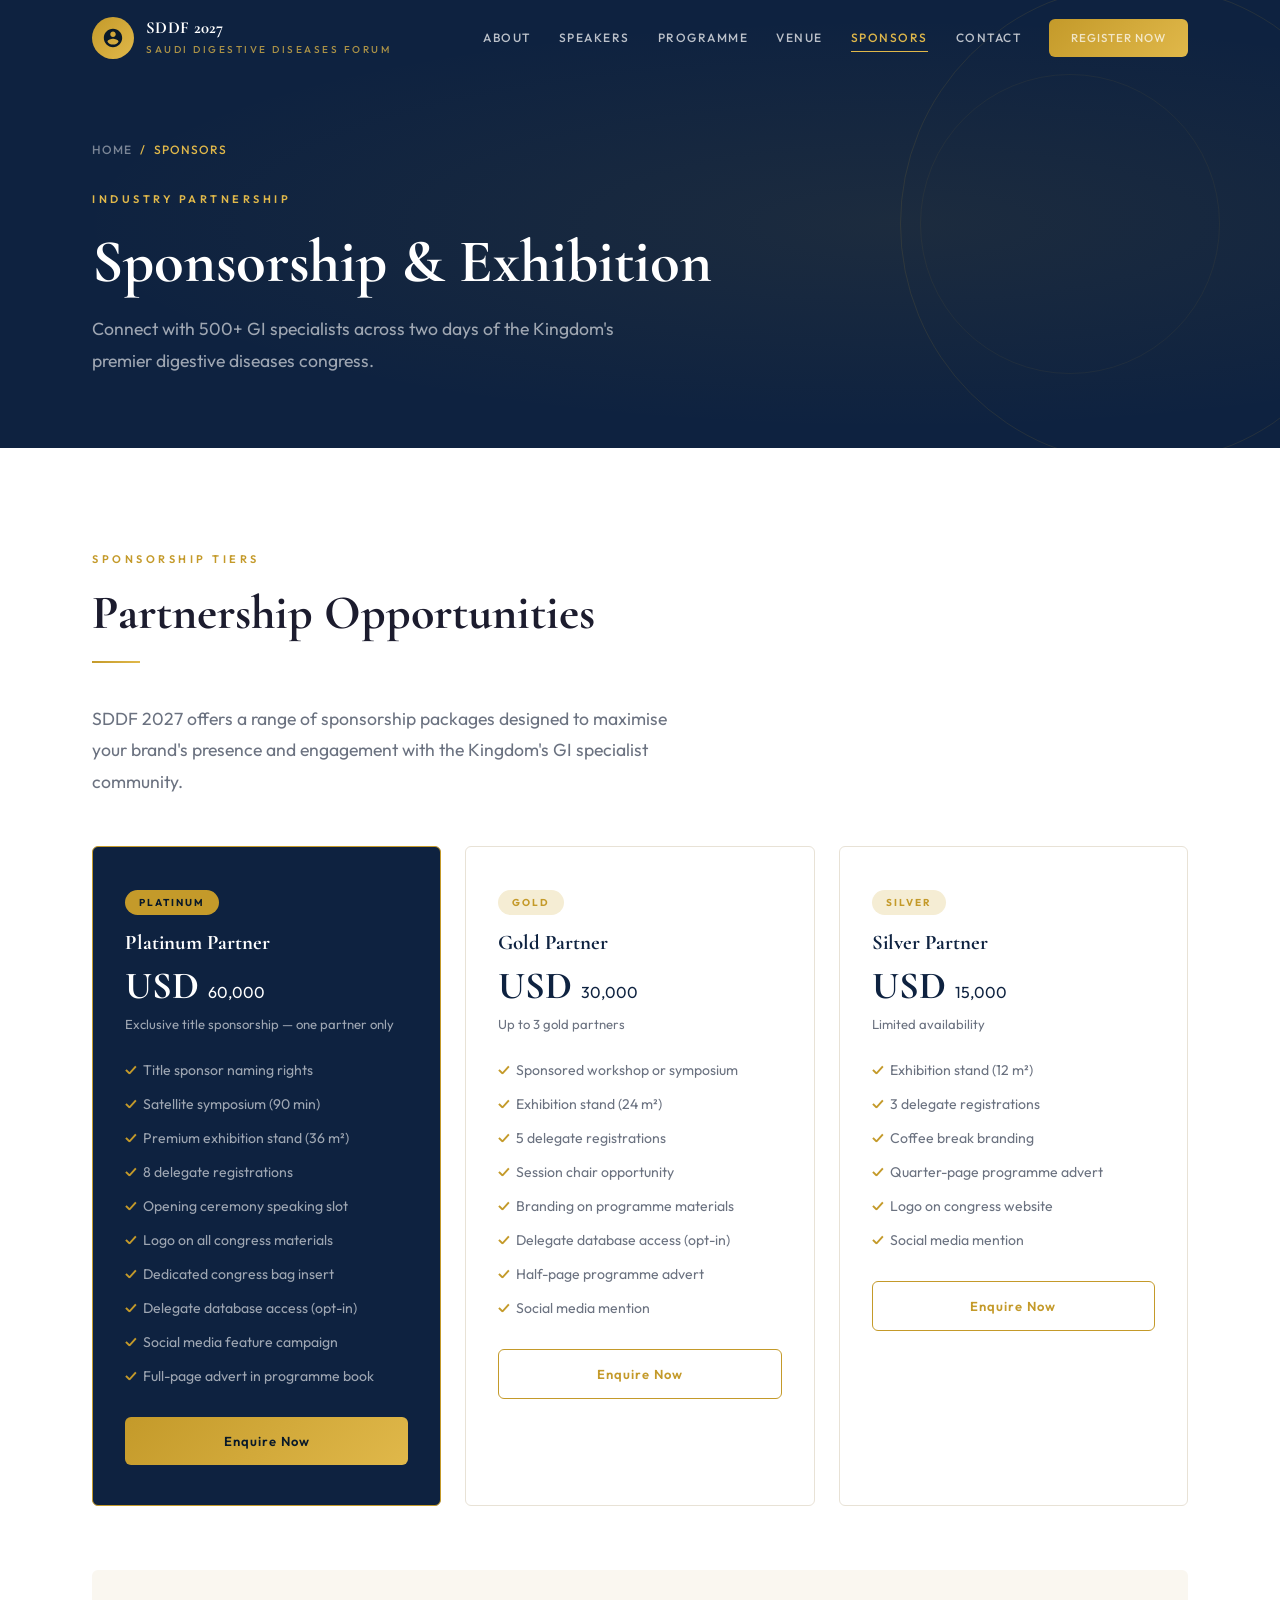
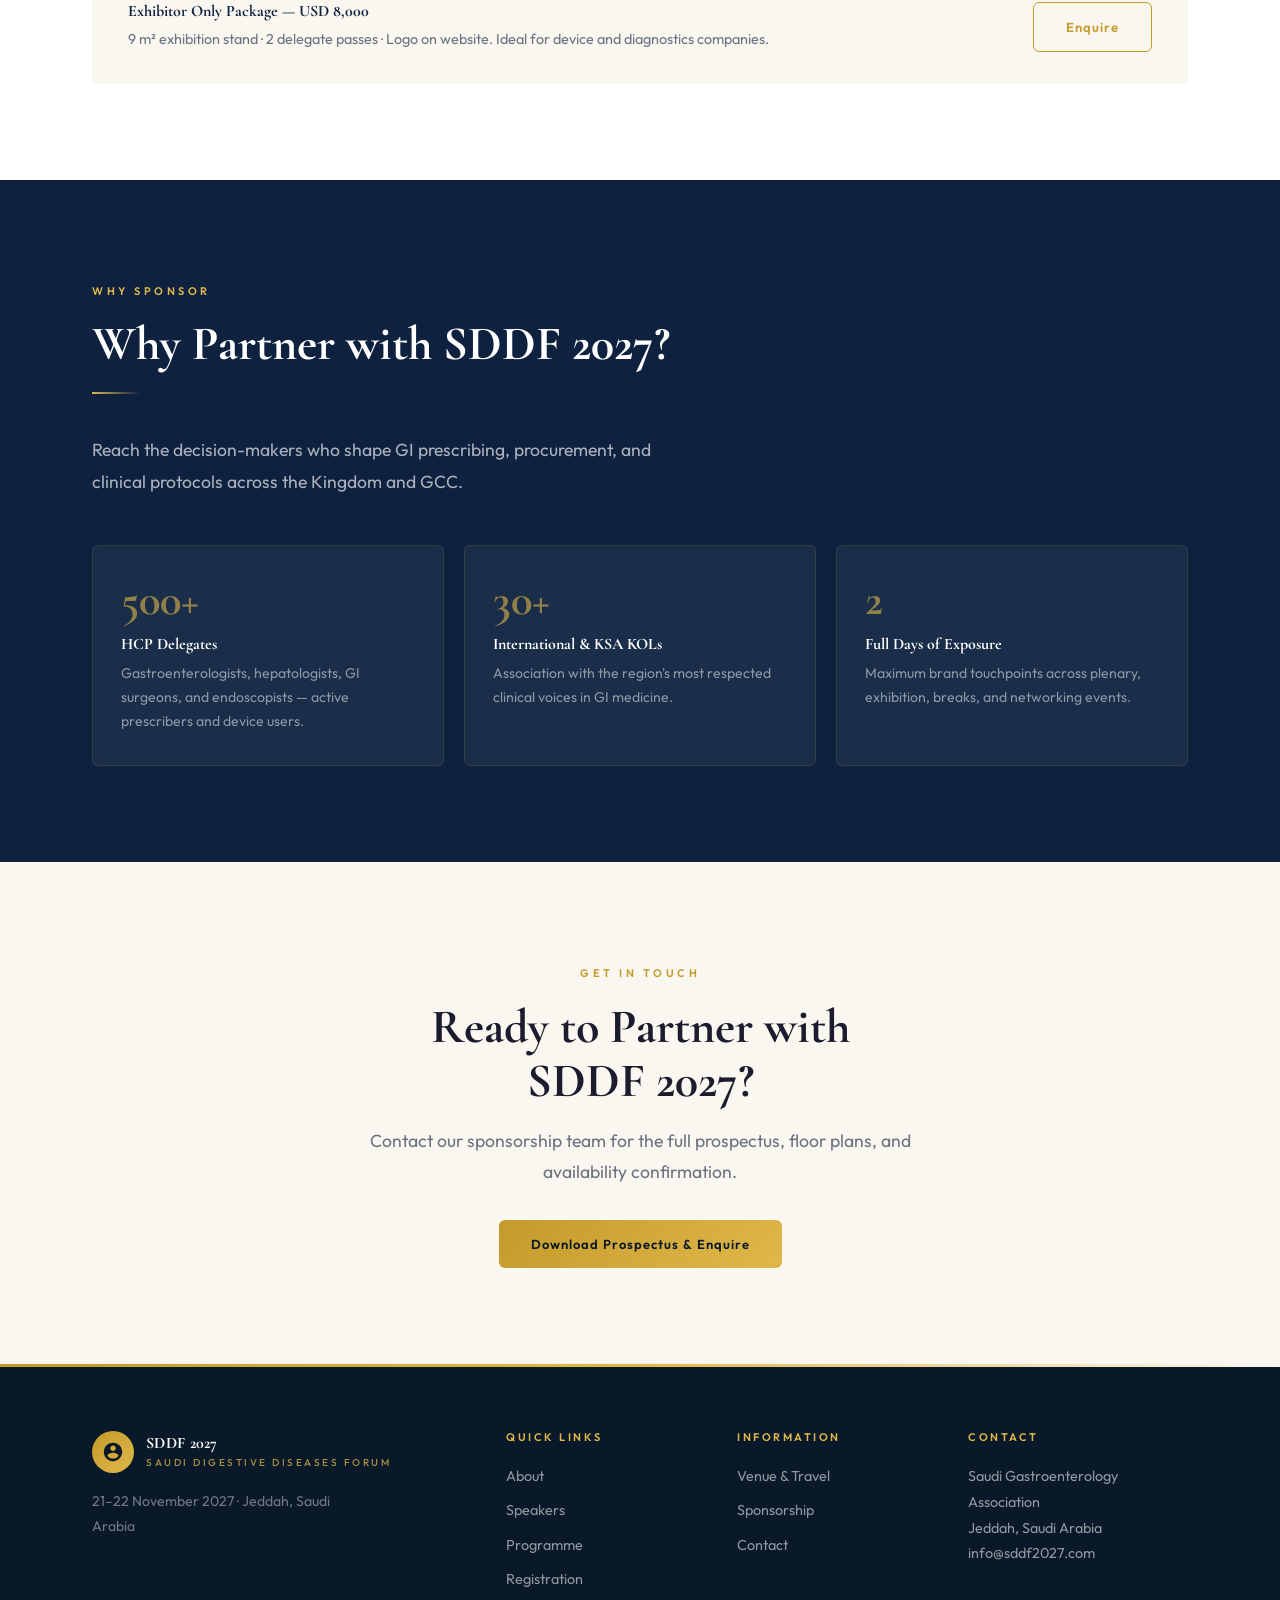
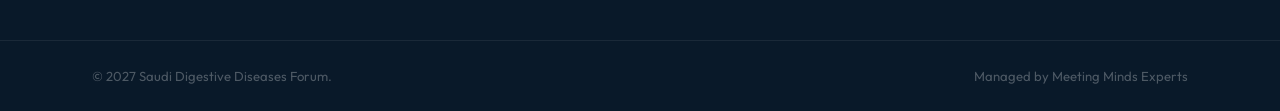
<file: sponsors.html>
<!DOCTYPE html>
<html lang="en">
<head>
  <meta charset="UTF-8"><meta name="viewport" content="width=device-width, initial-scale=1.0">
  <meta name="description" content="Sponsorship opportunities at SDDF 2027 — Saudi Digestive Diseases Forum, November 2027, Jeddah.">
  <title>Sponsors | SDDF 2027</title>
  <link rel="stylesheet" href="assets/css/style.css">
  <style>
    .tiers-grid { display: grid; grid-template-columns: repeat(3, 1fr); gap: 24px; margin-bottom: 64px; }
    .tier-card { padding: 40px 32px; position: relative; }
    .tier-card.platinum { background: var(--navy); border-color: var(--gold); }
    .tier-card.platinum h3, .tier-card.platinum .tier-price { color: var(--white); }
    .tier-card.platinum p, .tier-card.platinum li { color: rgba(255,255,255,0.60) !important; }
    .tier-card.platinum .tier-badge { background: var(--gold); color: var(--navy-deep); }
    .tier-badge { display: inline-block; padding: 4px 14px; font-size: 10px; font-weight: 700; letter-spacing: 2px; text-transform: uppercase; border-radius: 20px; background: var(--gold-pale); color: var(--gold); margin-bottom: 16px; }
    .tier-card h3 { font-size: 1.3rem; font-weight: 700; color: var(--navy); margin-bottom: 12px; }
    .tier-price { font-family: var(--font-display); font-size: 2.4rem; font-weight: 700; color: var(--navy); line-height: 1; margin-bottom: 8px; }
    .tier-price span { font-family: var(--font-body); font-size: 1rem; font-weight: 400; }
    .tier-note { font-size: 0.82rem; color: var(--muted); margin-bottom: 24px; }
    .tier-features { display: flex; flex-direction: column; gap: 10px; margin-bottom: 28px; }
    .tier-features li { font-size: 0.88rem; color: var(--muted); padding-left: 18px; position: relative; }
    .tier-features li::before { content: '✓'; position: absolute; left: 0; color: var(--gold); font-weight: 700; }
    .tier-cta { width: 100%; justify-content: center; }

    .expo-section { background: var(--cream); }
    .expo-grid { display: grid; grid-template-columns: 1fr 1fr; gap: 48px; align-items: center; }
    .expo-grid p { color: var(--muted); line-height: 1.85; margin-bottom: 14px; }

    .current-sponsors { margin-top: 64px; }
    .sponsor-logos { display: flex; flex-wrap: wrap; gap: 24px; align-items: center; margin-top: 32px; }
    .sponsor-logo-slot { width: 180px; height: 72px; border: 1.5px dashed var(--border-light); border-radius: var(--radius); display: flex; align-items: center; justify-content: center; font-size: 11px; font-weight: 600; letter-spacing: 1.5px; text-transform: uppercase; color: var(--muted); }

    .why-grid { display: grid; grid-template-columns: repeat(3, 1fr); gap: 20px; margin-top: 48px; }
    .why-card { padding: 32px 28px; }
    .why-num { font-family: var(--font-display); font-size: 2.8rem; font-weight: 700; color: var(--gold-lt); opacity: 0.6; line-height: 1; margin-bottom: 12px; }
    .why-card h4 { font-size: 1rem; font-weight: 700; color: var(--white); margin-bottom: 8px; }
    .why-card p { font-size: 0.88rem; color: rgba(255,255,255,0.50); line-height: 1.7; }

    @media(max-width:900px){ .tiers-grid{grid-template-columns:1fr;max-width:420px;margin:0 auto 64px;} .expo-grid{grid-template-columns:1fr;} .why-grid{grid-template-columns:1fr 1fr;} }
    @media(max-width:560px){ .why-grid{grid-template-columns:1fr;} }
  </style>
</head>
<body>
<nav id="nav" class="solid">
  <div class="nav-inner">
    <a href="index.html" class="nav-logo"><div class="logo-mark"><svg viewBox="0 0 24 24"><path d="M12 2C6.48 2 2 6.48 2 12s4.48 10 10 10 10-4.48 10-10S17.52 2 12 2zm0 3c1.66 0 3 1.34 3 3s-1.34 3-3 3-3-1.34-3-3 1.34-3 3-3zm0 14.2c-2.5 0-4.71-1.28-6-3.22.03-1.99 4-3.08 6-3.08 1.99 0 5.97 1.09 6 3.08-1.29 1.94-3.5 3.22-6 3.22z"/></svg></div><div class="logo-text"><strong>SDDF 2027</strong><span>Saudi Digestive Diseases Forum</span></div></a>
    <div class="nav-links"><a href="about.html">About</a><a href="speakers.html">Speakers</a><a href="programme.html">Programme</a><a href="venue.html">Venue</a><a href="sponsors.html" class="active">Sponsors</a><a href="contact.html">Contact</a><a href="registration.html" class="btn btn-gold">Register Now</a></div>
    <button class="hamburger"><span></span><span></span><span></span></button>
  </div>
</nav>
<div class="mobile-menu"><a href="about.html">About</a><a href="speakers.html">Speakers</a><a href="programme.html">Programme</a><a href="venue.html">Venue</a><a href="sponsors.html">Sponsors</a><a href="contact.html">Contact</a><a href="registration.html">Register Now</a></div>

<section class="page-hero">
  <div class="page-hero-geo"></div>
  <div class="wrap page-hero-inner">
    <div class="breadcrumb"><a href="index.html">Home</a> <span>/</span> <span>Sponsors</span></div>
    <span class="eyebrow eyebrow--light">Industry Partnership</span>
    <h1>Sponsorship &amp; Exhibition</h1>
    <p>Connect with 500+ GI specialists across two days of the Kingdom's premier digestive diseases congress.</p>
  </div>
</section>

<section class="section" style="background:var(--white)">
  <div class="wrap">
    <span class="eyebrow">Sponsorship Tiers</span>
    <h2 class="section-heading">Partnership Opportunities</h2>
    <div class="rule"></div>
    <p class="lead" style="margin-bottom:48px;">SDDF 2027 offers a range of sponsorship packages designed to maximise your brand's presence and engagement with the Kingdom's GI specialist community.</p>

    <div class="tiers-grid">
      <div class="card tier-card platinum">
        <div class="tier-badge">Platinum</div>
        <h3>Platinum Partner</h3>
        <div class="tier-price">USD <span>60,000</span></div>
        <p class="tier-note">Exclusive title sponsorship — one partner only</p>
        <ul class="tier-features">
          <li>Title sponsor naming rights</li>
          <li>Satellite symposium (90 min)</li>
          <li>Premium exhibition stand (36 m²)</li>
          <li>8 delegate registrations</li>
          <li>Opening ceremony speaking slot</li>
          <li>Logo on all congress materials</li>
          <li>Dedicated congress bag insert</li>
          <li>Delegate database access (opt-in)</li>
          <li>Social media feature campaign</li>
          <li>Full-page advert in programme book</li>
        </ul>
        <a href="contact.html" class="btn btn-gold tier-cta">Enquire Now</a>
      </div>
      <div class="card tier-card">
        <div class="tier-badge">Gold</div>
        <h3>Gold Partner</h3>
        <div class="tier-price">USD <span>30,000</span></div>
        <p class="tier-note">Up to 3 gold partners</p>
        <ul class="tier-features">
          <li>Sponsored workshop or symposium</li>
          <li>Exhibition stand (24 m²)</li>
          <li>5 delegate registrations</li>
          <li>Session chair opportunity</li>
          <li>Branding on programme materials</li>
          <li>Delegate database access (opt-in)</li>
          <li>Half-page programme advert</li>
          <li>Social media mention</li>
        </ul>
        <a href="contact.html" class="btn btn-outline tier-cta">Enquire Now</a>
      </div>
      <div class="card tier-card">
        <div class="tier-badge">Silver</div>
        <h3>Silver Partner</h3>
        <div class="tier-price">USD <span>15,000</span></div>
        <p class="tier-note">Limited availability</p>
        <ul class="tier-features">
          <li>Exhibition stand (12 m²)</li>
          <li>3 delegate registrations</li>
          <li>Coffee break branding</li>
          <li>Quarter-page programme advert</li>
          <li>Logo on congress website</li>
          <li>Social media mention</li>
        </ul>
        <a href="contact.html" class="btn btn-outline tier-cta">Enquire Now</a>
      </div>
    </div>

    <div style="background:var(--cream);border-radius:var(--radius);padding:32px 36px;display:flex;align-items:center;justify-content:space-between;gap:32px;flex-wrap:wrap;">
      <div><h4 style="font-size:1rem;font-weight:700;color:var(--navy);margin-bottom:6px;">Exhibitor Only Package — USD 8,000</h4><p style="font-size:0.9rem;color:var(--muted);">9 m² exhibition stand · 2 delegate passes · Logo on website. Ideal for device and diagnostics companies.</p></div>
      <a href="contact.html" class="btn btn-outline">Enquire</a>
    </div>
  </div>
</section>

<section class="section" style="background:var(--navy)">
  <div class="wrap">
    <span class="eyebrow eyebrow--light">Why Sponsor</span>
    <h2 class="section-heading section-heading--light">Why Partner with SDDF 2027?</h2>
    <div class="rule rule--light"></div>
    <p class="lead lead--light">Reach the decision-makers who shape GI prescribing, procurement, and clinical protocols across the Kingdom and GCC.</p>
    <div class="why-grid">
      <div class="card-dark why-card"><div class="why-num">500+</div><h4>HCP Delegates</h4><p>Gastroenterologists, hepatologists, GI surgeons, and endoscopists — active prescribers and device users.</p></div>
      <div class="card-dark why-card"><div class="why-num">30+</div><h4>International &amp; KSA KOLs</h4><p>Association with the region's most respected clinical voices in GI medicine.</p></div>
      <div class="card-dark why-card"><div class="why-num">2</div><h4>Full Days of Exposure</h4><p>Maximum brand touchpoints across plenary, exhibition, breaks, and networking events.</p></div>
    </div>
  </div>
</section>

<section class="section" style="background:var(--cream)">
  <div class="wrap text-center">
    <span class="eyebrow">Get in Touch</span>
    <h2 class="section-heading" style="max-width:540px;margin:0 auto 16px;">Ready to Partner with SDDF 2027?</h2>
    <p class="lead" style="margin:0 auto 32px;">Contact our sponsorship team for the full prospectus, floor plans, and availability confirmation.</p>
    <a href="contact.html" class="btn btn-gold">Download Prospectus &amp; Enquire</a>
  </div>
</section>

<div class="footer-gold-bar"></div>
<footer id="footer">
  <div class="wrap">
    <div class="footer-grid">
      <div class="footer-brand"><div class="nav-logo"><div class="logo-mark"><svg viewBox="0 0 24 24"><path d="M12 2C6.48 2 2 6.48 2 12s4.48 10 10 10 10-4.48 10-10S17.52 2 12 2zm0 3c1.66 0 3 1.34 3 3s-1.34 3-3 3-3-1.34-3-3 1.34-3 3-3zm0 14.2c-2.5 0-4.71-1.28-6-3.22.03-1.99 4-3.08 6-3.08 1.99 0 5.97 1.09 6 3.08-1.29 1.94-3.5 3.22-6 3.22z"/></svg></div><div class="logo-text"><strong>SDDF 2027</strong><span>Saudi Digestive Diseases Forum</span></div></div><p>21–22 November 2027 · Jeddah, Saudi Arabia</p></div>
      <div class="footer-col"><h5>Quick Links</h5><ul><li><a href="about.html">About</a></li><li><a href="speakers.html">Speakers</a></li><li><a href="programme.html">Programme</a></li><li><a href="registration.html">Registration</a></li></ul></div>
      <div class="footer-col"><h5>Information</h5><ul><li><a href="venue.html">Venue &amp; Travel</a></li><li><a href="sponsors.html">Sponsorship</a></li><li><a href="contact.html">Contact</a></li></ul></div>
      <div class="footer-col"><h5>Contact</h5><address>Saudi Gastroenterology Association<br>Jeddah, Saudi Arabia<br><a href="mailto:info@sddf2027.com">info@sddf2027.com</a></address></div>
    </div>
  </div>
  <div class="footer-bottom"><div class="wrap" style="width:100%;display:flex;justify-content:space-between;flex-wrap:wrap;gap:8px;"><span>© 2027 Saudi Digestive Diseases Forum.</span><span>Managed by Meeting Minds Experts</span></div></div>
</footer>
<script src="assets/js/shared.js"></script>
</body>
</html>
</file>
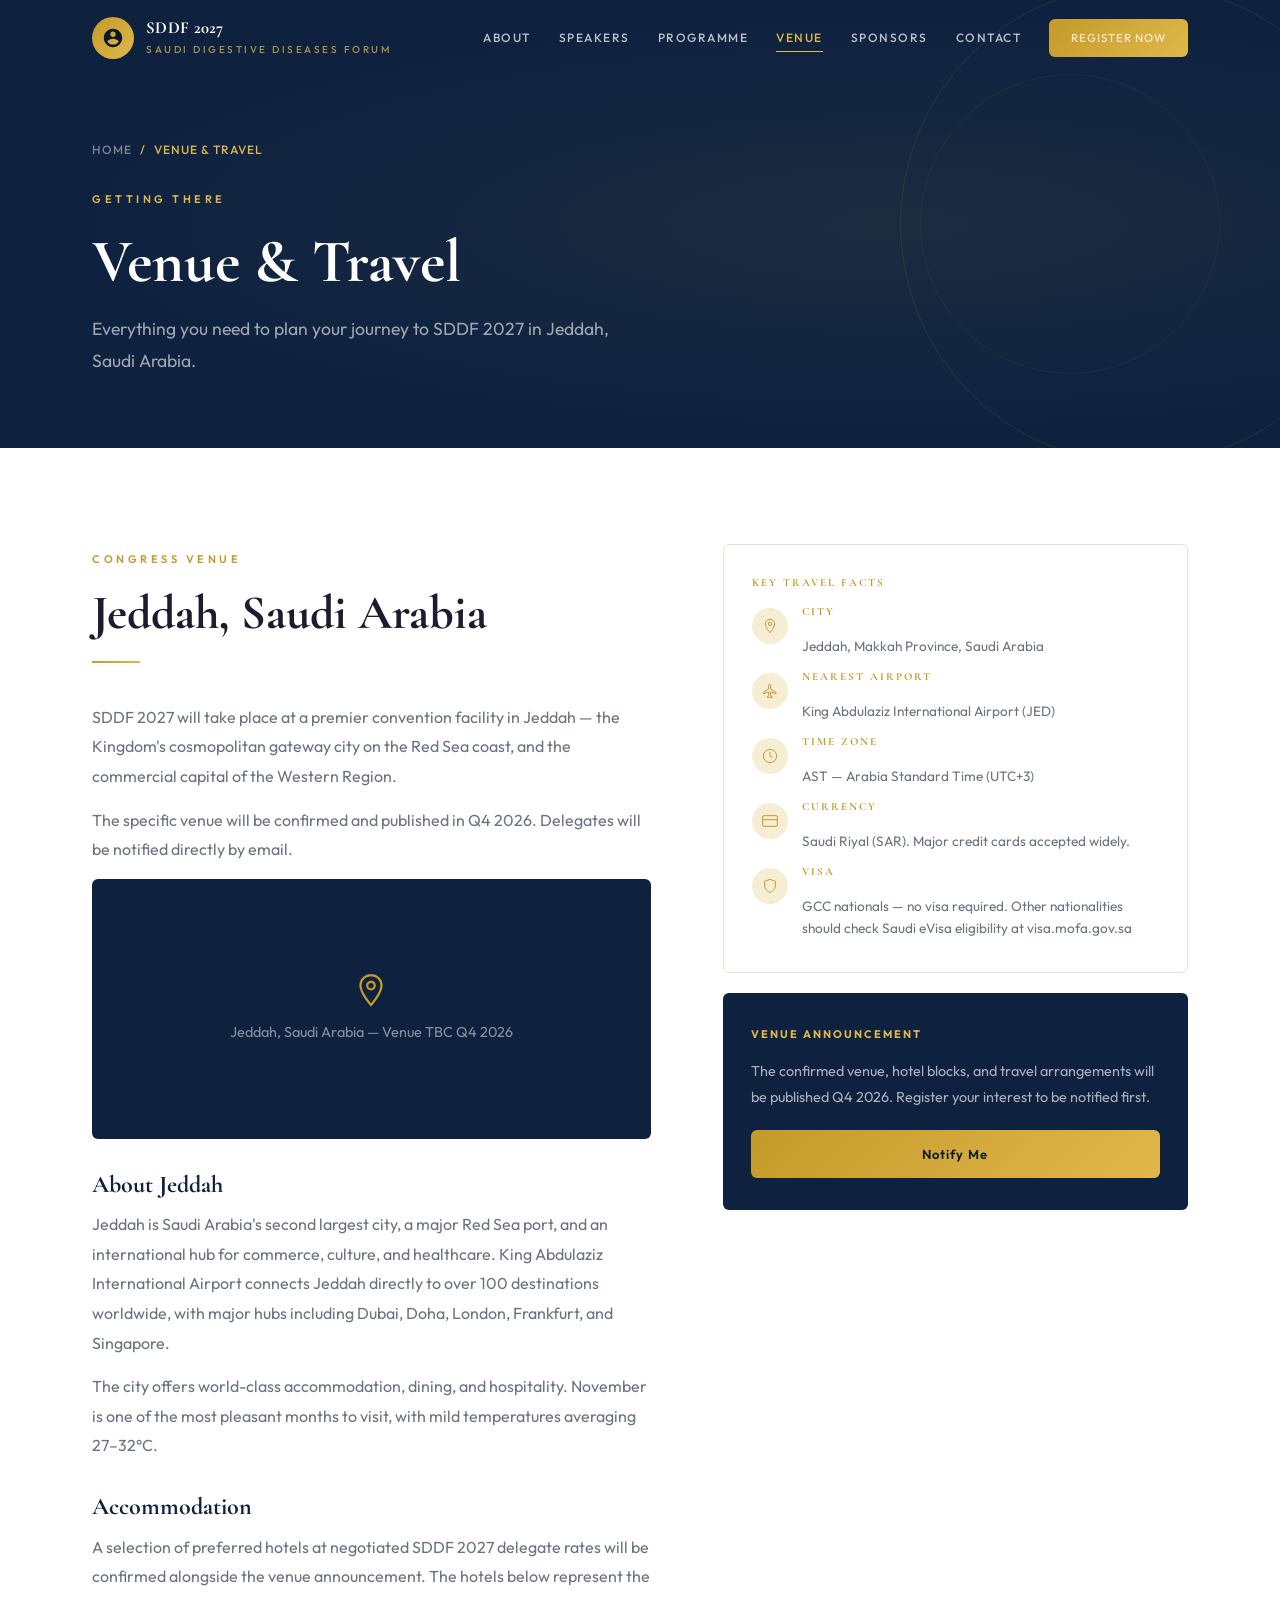
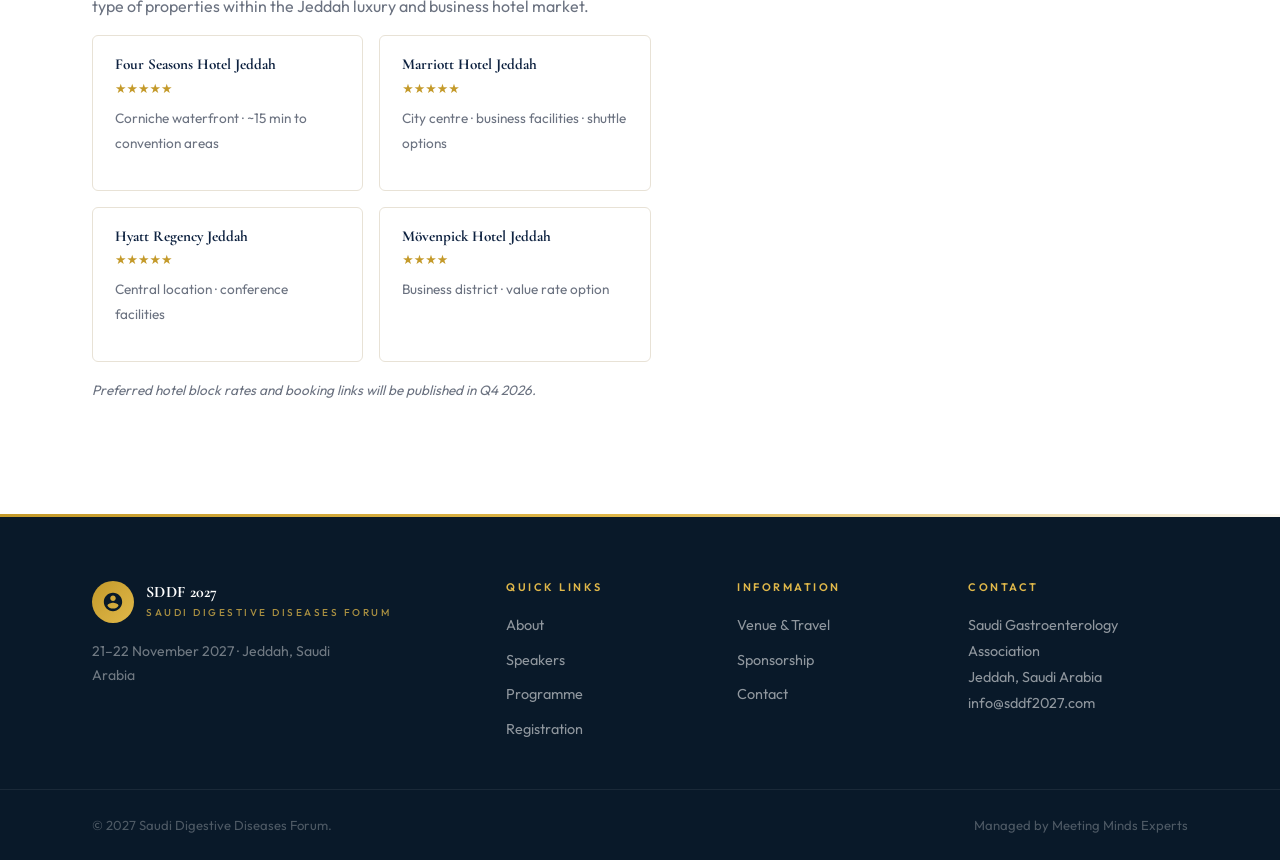
<file: venue.html>
<!DOCTYPE html>
<html lang="en">
<head>
  <meta charset="UTF-8"><meta name="viewport" content="width=device-width, initial-scale=1.0">
  <meta name="description" content="Venue and travel information for SDDF 2027 — Jeddah, Saudi Arabia.">
  <title>Venue &amp; Travel | SDDF 2027</title>
  <link rel="stylesheet" href="assets/css/style.css">
  <style>
    .venue-grid { display: grid; grid-template-columns: 1.2fr 1fr; gap: 72px; align-items: start; }
    .venue-main h3 { font-size: 1.5rem; font-weight: 700; color: var(--navy); margin: 32px 0 12px; }
    .venue-main p { color: var(--muted); line-height: 1.85; margin-bottom: 14px; }
    .venue-map-placeholder { background: var(--navy); border-radius: var(--radius); height: 260px; display: flex; align-items: center; justify-content: center; flex-direction: column; gap: 12px; color: rgba(255,255,255,0.5); font-size: 0.9rem; margin-bottom: 24px; }
    .venue-map-placeholder svg { width: 36px; height: 36px; stroke: var(--gold); fill: none; stroke-width: 1.5; }
    .hotel-grid { display: grid; grid-template-columns: 1fr 1fr; gap: 16px; }
    .hotel-card { padding: 20px 22px; }
    .hotel-card h4 { font-size: 0.95rem; font-weight: 700; color: var(--navy); margin-bottom: 4px; }
    .hotel-card .stars { color: var(--gold); font-size: 0.8rem; margin-bottom: 6px; }
    .hotel-card p { font-size: 0.85rem; color: var(--muted); }
    .info-list { display: flex; flex-direction: column; gap: 14px; }
    .info-list-item { display: flex; gap: 14px; align-items: flex-start; }
    .info-icon { width: 36px; height: 36px; background: var(--gold-pale); border-radius: 50%; display: flex; align-items: center; justify-content: center; flex-shrink: 0; margin-top: 2px; }
    .info-icon svg { width: 16px; height: 16px; stroke: var(--gold); fill: none; stroke-width: 1.5; }
    .info-list-item h4 { font-size: 0.92rem; font-weight: 700; color: var(--navy); margin-bottom: 2px; }
    .info-list-item p { font-size: 0.85rem; color: var(--muted); line-height: 1.65; }
    .sidebar-block { padding: 32px 28px; margin-bottom: 20px; }
    .sidebar-block h4 { font-size: 11px; font-weight: 700; letter-spacing: 2px; text-transform: uppercase; color: var(--gold); margin-bottom: 16px; }
    @media(max-width:900px){ .venue-grid{grid-template-columns:1fr;} .hotel-grid{grid-template-columns:1fr;} }
  </style>
</head>
<body>
<nav id="nav" class="solid">
  <div class="nav-inner">
    <a href="index.html" class="nav-logo"><div class="logo-mark"><svg viewBox="0 0 24 24"><path d="M12 2C6.48 2 2 6.48 2 12s4.48 10 10 10 10-4.48 10-10S17.52 2 12 2zm0 3c1.66 0 3 1.34 3 3s-1.34 3-3 3-3-1.34-3-3 1.34-3 3-3zm0 14.2c-2.5 0-4.71-1.28-6-3.22.03-1.99 4-3.08 6-3.08 1.99 0 5.97 1.09 6 3.08-1.29 1.94-3.5 3.22-6 3.22z"/></svg></div><div class="logo-text"><strong>SDDF 2027</strong><span>Saudi Digestive Diseases Forum</span></div></a>
    <div class="nav-links"><a href="about.html">About</a><a href="speakers.html">Speakers</a><a href="programme.html">Programme</a><a href="venue.html" class="active">Venue</a><a href="sponsors.html">Sponsors</a><a href="contact.html">Contact</a><a href="registration.html" class="btn btn-gold">Register Now</a></div>
    <button class="hamburger"><span></span><span></span><span></span></button>
  </div>
</nav>
<div class="mobile-menu"><a href="about.html">About</a><a href="speakers.html">Speakers</a><a href="programme.html">Programme</a><a href="venue.html">Venue</a><a href="sponsors.html">Sponsors</a><a href="contact.html">Contact</a><a href="registration.html">Register Now</a></div>

<section class="page-hero">
  <div class="page-hero-geo"></div>
  <div class="wrap page-hero-inner">
    <div class="breadcrumb"><a href="index.html">Home</a> <span>/</span> <span>Venue &amp; Travel</span></div>
    <span class="eyebrow eyebrow--light">Getting There</span>
    <h1>Venue &amp; Travel</h1>
    <p>Everything you need to plan your journey to SDDF 2027 in Jeddah, Saudi Arabia.</p>
  </div>
</section>

<section class="section" style="background:var(--white)">
  <div class="wrap">
    <div class="venue-grid">
      <div class="venue-main">
        <span class="eyebrow">Congress Venue</span>
        <h2 class="section-heading">Jeddah, Saudi Arabia</h2>
        <div class="rule"></div>
        <p>SDDF 2027 will take place at a premier convention facility in Jeddah — the Kingdom's cosmopolitan gateway city on the Red Sea coast, and the commercial capital of the Western Region.</p>
        <p>The specific venue will be confirmed and published in Q4 2026. Delegates will be notified directly by email.</p>

        <div class="venue-map-placeholder">
          <svg viewBox="0 0 24 24"><path d="M12 2C8.13 2 5 5.13 5 9c0 5.25 7 13 7 13s7-7.75 7-13c0-3.87-3.13-7-7-7z"/><circle cx="12" cy="9" r="2.5"/></svg>
          <span>Jeddah, Saudi Arabia — Venue TBC Q4 2026</span>
        </div>

        <h3>About Jeddah</h3>
        <p>Jeddah is Saudi Arabia's second largest city, a major Red Sea port, and an international hub for commerce, culture, and healthcare. King Abdulaziz International Airport connects Jeddah directly to over 100 destinations worldwide, with major hubs including Dubai, Doha, London, Frankfurt, and Singapore.</p>
        <p>The city offers world-class accommodation, dining, and hospitality. November is one of the most pleasant months to visit, with mild temperatures averaging 27–32°C.</p>

        <h3>Accommodation</h3>
        <p>A selection of preferred hotels at negotiated SDDF 2027 delegate rates will be confirmed alongside the venue announcement. The hotels below represent the type of properties within the Jeddah luxury and business hotel market.</p>
        <div class="hotel-grid">
          <div class="card hotel-card"><h4>Four Seasons Hotel Jeddah</h4><div class="stars">★★★★★</div><p>Corniche waterfront · ~15 min to convention areas</p></div>
          <div class="card hotel-card"><h4>Marriott Hotel Jeddah</h4><div class="stars">★★★★★</div><p>City centre · business facilities · shuttle options</p></div>
          <div class="card hotel-card"><h4>Hyatt Regency Jeddah</h4><div class="stars">★★★★★</div><p>Central location · conference facilities</p></div>
          <div class="card hotel-card"><h4>Mövenpick Hotel Jeddah</h4><div class="stars">★★★★</div><p>Business district · value rate option</p></div>
        </div>
        <p class="mt-16" style="font-size:0.85rem;font-style:italic;color:var(--muted);">Preferred hotel block rates and booking links will be published in Q4 2026.</p>
      </div>

      <div>
        <div class="card sidebar-block">
          <h4>Key Travel Facts</h4>
          <div class="info-list">
            <div class="info-list-item">
              <div class="info-icon"><svg viewBox="0 0 24 24"><path d="M12 2C8.13 2 5 5.13 5 9c0 5.25 7 13 7 13s7-7.75 7-13c0-3.87-3.13-7-7-7z"/><circle cx="12" cy="9" r="2.5"/></svg></div>
              <div><h4>City</h4><p>Jeddah, Makkah Province, Saudi Arabia</p></div>
            </div>
            <div class="info-list-item">
              <div class="info-icon"><svg viewBox="0 0 24 24"><path d="M21 16v-2l-8-5V3.5c0-.83-.67-1.5-1.5-1.5S10 2.67 10 3.5V9l-8 5v2l8-2.5V19l-2 1.5V22l3.5-1 3.5 1v-1.5L13 19v-5.5l8 2.5z"/></svg></div>
              <div><h4>Nearest Airport</h4><p>King Abdulaziz International Airport (JED)</p></div>
            </div>
            <div class="info-list-item">
              <div class="info-icon"><svg viewBox="0 0 24 24"><circle cx="12" cy="12" r="10"/><path d="M12 6v6l4 2"/></svg></div>
              <div><h4>Time Zone</h4><p>AST — Arabia Standard Time (UTC+3)</p></div>
            </div>
            <div class="info-list-item">
              <div class="info-icon"><svg viewBox="0 0 24 24"><rect x="1" y="4" width="22" height="16" rx="2"/><path d="M1 10h22"/></svg></div>
              <div><h4>Currency</h4><p>Saudi Riyal (SAR). Major credit cards accepted widely.</p></div>
            </div>
            <div class="info-list-item">
              <div class="info-icon"><svg viewBox="0 0 24 24"><path d="M12 22s8-4 8-10V5l-8-3-8 3v7c0 6 8 10 8 10z"/></svg></div>
              <div><h4>Visa</h4><p>GCC nationals — no visa required. Other nationalities should check Saudi eVisa eligibility at visa.mofa.gov.sa</p></div>
            </div>
          </div>
        </div>

        <div style="background:var(--navy);border-radius:var(--radius);padding:32px 28px;">
          <p style="font-size:11px;font-weight:700;letter-spacing:2px;text-transform:uppercase;color:var(--gold-lt);margin-bottom:16px;">Venue Announcement</p>
          <p style="color:rgba(255,255,255,0.65);font-size:0.9rem;line-height:1.75;margin-bottom:20px;">The confirmed venue, hotel blocks, and travel arrangements will be published Q4 2026. Register your interest to be notified first.</p>
          <a href="contact.html" class="btn btn-gold" style="width:100%;justify-content:center;">Notify Me</a>
        </div>
      </div>
    </div>
  </div>
</section>

<div class="footer-gold-bar"></div>
<footer id="footer">
  <div class="wrap">
    <div class="footer-grid">
      <div class="footer-brand"><div class="nav-logo"><div class="logo-mark"><svg viewBox="0 0 24 24"><path d="M12 2C6.48 2 2 6.48 2 12s4.48 10 10 10 10-4.48 10-10S17.52 2 12 2zm0 3c1.66 0 3 1.34 3 3s-1.34 3-3 3-3-1.34-3-3 1.34-3 3-3zm0 14.2c-2.5 0-4.71-1.28-6-3.22.03-1.99 4-3.08 6-3.08 1.99 0 5.97 1.09 6 3.08-1.29 1.94-3.5 3.22-6 3.22z"/></svg></div><div class="logo-text"><strong>SDDF 2027</strong><span>Saudi Digestive Diseases Forum</span></div></div><p>21–22 November 2027 · Jeddah, Saudi Arabia</p></div>
      <div class="footer-col"><h5>Quick Links</h5><ul><li><a href="about.html">About</a></li><li><a href="speakers.html">Speakers</a></li><li><a href="programme.html">Programme</a></li><li><a href="registration.html">Registration</a></li></ul></div>
      <div class="footer-col"><h5>Information</h5><ul><li><a href="venue.html">Venue &amp; Travel</a></li><li><a href="sponsors.html">Sponsorship</a></li><li><a href="contact.html">Contact</a></li></ul></div>
      <div class="footer-col"><h5>Contact</h5><address>Saudi Gastroenterology Association<br>Jeddah, Saudi Arabia<br><a href="mailto:info@sddf2027.com">info@sddf2027.com</a></address></div>
    </div>
  </div>
  <div class="footer-bottom"><div class="wrap" style="width:100%;display:flex;justify-content:space-between;flex-wrap:wrap;gap:8px;"><span>© 2027 Saudi Digestive Diseases Forum.</span><span>Managed by Meeting Minds Experts</span></div></div>
</footer>
<script src="assets/js/shared.js"></script>
</body>
</html>
</file>
<file: assets/css/style.css>
/* ============================================================
   SDDF 2027 — Saudi Digestive Diseases Forum
   Shared Stylesheet
   Palette: Deep Navy #0E2240 | Gold #C49A2A | Cream #FAF7F0
   Fonts: Cormorant Garamond (display) + Outfit (body)
   ============================================================ */

@import url('https://fonts.googleapis.com/css2?family=Cormorant+Garamond:ital,wght@0,400;0,600;0,700;1,400;1,600&family=Outfit:wght@300;400;500;600;700&display=swap');

/* ── TOKENS ─────────────────────────────────────────────── */
:root {
  --navy:        #0E2240;
  --navy-mid:    #152E54;
  --navy-deep:   #091929;
  --gold:        #C49A2A;
  --gold-lt:     #E0B84A;
  --gold-pale:   #F5EDD4;
  --cream:       #FAF7F0;
  --white:       #FFFFFF;
  --text:        #1C1C2E;
  --muted:       #6B7280;
  --border:      rgba(196,154,42,0.2);
  --border-light:#E8E2D6;

  --font-display:'Cormorant Garamond', Georgia, serif;
  --font-body:   'Outfit', system-ui, sans-serif;

  --max-w: 1160px;
  --nav-h: 76px;
  --radius: 6px;
  --transition: 0.25s ease;
}

/* ── RESET ──────────────────────────────────────────────── */
*, *::before, *::after { box-sizing: border-box; margin: 0; padding: 0; }
html { scroll-behavior: smooth; font-size: 16px; }
body {
  font-family: var(--font-body);
  color: var(--text);
  background: var(--cream);
  line-height: 1.7;
  -webkit-font-smoothing: antialiased;
}
img { max-width: 100%; display: block; }
a  { color: inherit; text-decoration: none; }
ul { list-style: none; }
button { font-family: var(--font-body); cursor: pointer; border: none; background: none; }

/* ── LAYOUT ─────────────────────────────────────────────── */
.wrap       { max-width: var(--max-w); margin: 0 auto; padding: 0 32px; }
.section    { padding: 96px 0; }
.section-sm { padding: 64px 0; }

/* ── TYPOGRAPHY ─────────────────────────────────────────── */
h1, h2, h3, h4, h5 { font-family: var(--font-display); line-height: 1.15; }

.eyebrow {
  display: inline-block;
  font-family: var(--font-body);
  font-size: 11px;
  font-weight: 600;
  letter-spacing: 3.5px;
  text-transform: uppercase;
  color: var(--gold);
  margin-bottom: 18px;
}
.eyebrow--light { color: var(--gold-lt); }

.section-heading {
  font-size: clamp(2rem, 4vw, 3rem);
  font-weight: 700;
  line-height: 1.12;
  margin-bottom: 20px;
}
.section-heading--light { color: var(--white); }

.rule {
  width: 48px; height: 2px;
  background: linear-gradient(90deg, var(--gold), var(--gold-lt));
  margin-bottom: 40px;
}
.rule--light { background: linear-gradient(90deg, var(--gold-lt), transparent); }

.lead {
  font-size: 1.1rem;
  color: var(--muted);
  max-width: 600px;
  line-height: 1.8;
}
.lead--light { color: rgba(255,255,255,0.65); }

/* ── BUTTONS ────────────────────────────────────────────── */
.btn {
  display: inline-flex;
  align-items: center;
  gap: 8px;
  padding: 13px 32px;
  font-family: var(--font-body);
  font-size: 13px;
  font-weight: 600;
  letter-spacing: 1px;
  border-radius: var(--radius);
  transition: all var(--transition);
  white-space: nowrap;
}
.btn-gold {
  background: linear-gradient(135deg, var(--gold) 0%, var(--gold-lt) 100%);
  color: var(--navy-deep);
}
.btn-gold:hover { transform: translateY(-2px); box-shadow: 0 8px 28px rgba(196,154,42,0.38); }

.btn-outline {
  border: 1.5px solid var(--gold);
  color: var(--gold);
}
.btn-outline:hover { background: var(--gold); color: var(--navy); }

.btn-ghost {
  border: 1.5px solid rgba(255,255,255,0.3);
  color: var(--white);
}
.btn-ghost:hover { border-color: var(--gold-lt); color: var(--gold-lt); }

.btn-white {
  background: var(--white);
  color: var(--navy);
}
.btn-white:hover { background: var(--gold-pale); }

/* ── NAVBAR ─────────────────────────────────────────────── */
#nav {
  position: fixed;
  top: 0; left: 0; right: 0;
  z-index: 900;
  height: var(--nav-h);
  transition: background var(--transition), box-shadow var(--transition);
}
#nav.solid {
  background: rgba(9,25,41,0.97);
  backdrop-filter: blur(14px);
  -webkit-backdrop-filter: blur(14px);
  box-shadow: 0 1px 0 rgba(196,154,42,0.15);
}
.nav-inner {
  display: flex;
  align-items: center;
  justify-content: space-between;
  height: 100%;
  max-width: var(--max-w);
  margin: 0 auto;
  padding: 0 32px;
}

/* Logo */
.nav-logo {
  display: flex;
  align-items: center;
  gap: 12px;
  flex-shrink: 0;
}
.logo-mark {
  width: 42px; height: 42px;
  border-radius: 50%;
  background: linear-gradient(135deg, var(--gold), var(--gold-lt));
  display: flex; align-items: center; justify-content: center;
  flex-shrink: 0;
}
.logo-mark svg { width: 22px; height: 22px; fill: var(--navy-deep); }
.logo-text { line-height: 1.2; }
.logo-text strong {
  display: block;
  font-family: var(--font-display);
  font-size: 1.05rem;
  font-weight: 700;
  color: var(--white);
  letter-spacing: 0.3px;
}
.logo-text span {
  font-size: 10px;
  font-weight: 500;
  letter-spacing: 2.5px;
  text-transform: uppercase;
  color: var(--gold-lt);
  opacity: 0.75;
}

/* Nav links */
.nav-links {
  display: flex;
  align-items: center;
  gap: 28px;
}
.nav-links a {
  font-size: 12px;
  font-weight: 500;
  letter-spacing: 1.5px;
  text-transform: uppercase;
  color: rgba(255,255,255,0.72);
  transition: color var(--transition);
  position: relative;
}
.nav-links a:hover,
.nav-links a.active { color: var(--gold-lt); }
.nav-links a.active::after {
  content: '';
  position: absolute;
  bottom: -4px; left: 0; right: 0;
  height: 1px;
  background: var(--gold-lt);
}
.nav-links .btn { letter-spacing: 1px; padding: 9px 22px; font-size: 11.5px; }

/* Hamburger */
.hamburger {
  display: none;
  flex-direction: column;
  gap: 5px;
  padding: 6px;
  cursor: pointer;
}
.hamburger span {
  display: block;
  width: 22px; height: 2px;
  background: rgba(255,255,255,0.8);
  border-radius: 2px;
  transition: all 0.3s;
}
.hamburger.open span:nth-child(1) { transform: rotate(45deg) translate(5px,5px); }
.hamburger.open span:nth-child(2) { opacity: 0; }
.hamburger.open span:nth-child(3) { transform: rotate(-45deg) translate(5px,-5px); }

/* Mobile menu */
.mobile-menu {
  display: none;
  position: fixed;
  inset: 0;
  z-index: 800;
  background: rgba(9,25,41,0.98);
  flex-direction: column;
  align-items: center;
  justify-content: center;
  gap: 32px;
  padding-top: var(--nav-h);
}
.mobile-menu.open { display: flex; }
.mobile-menu a {
  font-family: var(--font-display);
  font-size: 2rem;
  font-weight: 600;
  color: var(--white);
  letter-spacing: 1px;
  transition: color var(--transition);
}
.mobile-menu a:hover { color: var(--gold-lt); }

/* ── PAGE HERO (inner pages) ─────────────────────────────── */
.page-hero {
  padding: calc(var(--nav-h) + 64px) 0 72px;
  background: var(--navy);
  position: relative;
  overflow: hidden;
}
.page-hero::before {
  content: '';
  position: absolute;
  inset: 0;
  background: radial-gradient(ellipse at 70% 50%, rgba(196,154,42,0.08) 0%, transparent 65%);
  pointer-events: none;
}
.page-hero-geo {
  position: absolute;
  right: 0; top: 0; bottom: 0;
  width: 480px;
  pointer-events: none;
  overflow: hidden;
}
.page-hero-geo::before {
  content: '';
  position: absolute;
  right: -100px; top: 50%;
  transform: translateY(-50%);
  width: 480px; height: 480px;
  border: 1px solid rgba(196,154,42,0.12);
  border-radius: 50%;
}
.page-hero-geo::after {
  content: '';
  position: absolute;
  right: 60px; top: 50%;
  transform: translateY(-50%);
  width: 300px; height: 300px;
  border: 1px solid rgba(196,154,42,0.07);
  border-radius: 50%;
}
.page-hero-inner { position: relative; z-index: 2; }
.page-hero h1 {
  font-size: clamp(2.4rem, 5vw, 3.8rem);
  font-weight: 700;
  color: var(--white);
  margin-bottom: 16px;
}
.page-hero p {
  font-size: 1.1rem;
  color: rgba(255,255,255,0.60);
  max-width: 560px;
  line-height: 1.8;
}

/* Breadcrumb */
.breadcrumb {
  display: flex;
  align-items: center;
  gap: 8px;
  margin-bottom: 24px;
  font-size: 12px;
  font-weight: 500;
  letter-spacing: 1px;
  text-transform: uppercase;
  color: rgba(255,255,255,0.35);
}
.breadcrumb a { color: rgba(255,255,255,0.45); transition: color var(--transition); }
.breadcrumb a:hover { color: var(--gold-lt); }
.breadcrumb span { color: var(--gold-lt); }

/* ── FOOTER ─────────────────────────────────────────────── */
#footer {
  background: var(--navy-deep);
  padding: 64px 0 0;
  color: rgba(255,255,255,0.55);
  font-size: 0.9rem;
}
.footer-grid {
  display: grid;
  grid-template-columns: 2fr 1fr 1fr 1.2fr;
  gap: 48px;
  margin-bottom: 48px;
}
.footer-brand .logo-text strong { font-size: 1rem; }
.footer-brand p {
  margin-top: 16px;
  font-size: 0.88rem;
  line-height: 1.75;
  color: rgba(255,255,255,0.42);
  max-width: 260px;
}
.footer-col h5 {
  font-family: var(--font-body);
  font-size: 11px;
  font-weight: 600;
  letter-spacing: 2.5px;
  text-transform: uppercase;
  color: var(--gold-lt);
  margin-bottom: 20px;
}
.footer-col ul { display: flex; flex-direction: column; gap: 10px; }
.footer-col a { transition: color var(--transition); }
.footer-col a:hover { color: var(--gold-lt); }
.footer-col address { font-style: normal; line-height: 1.8; }
.footer-bottom {
  border-top: 1px solid rgba(255,255,255,0.07);
  padding: 24px 0;
  display: flex;
  align-items: center;
  justify-content: space-between;
  font-size: 0.82rem;
  color: rgba(255,255,255,0.28);
}
.footer-bottom a { color: rgba(255,255,255,0.38); transition: color var(--transition); }
.footer-bottom a:hover { color: var(--gold-lt); }
.footer-gold-bar {
  height: 3px;
  background: linear-gradient(90deg, var(--gold), var(--gold-lt), transparent);
  margin-bottom: 0;
}

/* ── UTILITY CLASSES ────────────────────────────────────── */
.text-gold  { color: var(--gold); }
.text-gold-lt { color: var(--gold-lt); }
.text-white { color: var(--white); }
.text-muted { color: var(--muted); }
.text-center { text-align: center; }
.mt-8  { margin-top: 8px; }
.mt-16 { margin-top: 16px; }
.mt-24 { margin-top: 24px; }
.mt-32 { margin-top: 32px; }
.mt-48 { margin-top: 48px; }
.mb-0  { margin-bottom: 0; }

/* Cards */
.card {
  background: var(--white);
  border: 1px solid var(--border-light);
  border-radius: var(--radius);
  transition: box-shadow var(--transition), border-color var(--transition), transform var(--transition);
}
.card:hover {
  box-shadow: 0 8px 32px rgba(0,0,0,0.08);
  border-color: var(--border);
  transform: translateY(-2px);
}
.card-dark {
  background: rgba(255,255,255,0.05);
  border: 1px solid rgba(196,154,42,0.15);
  border-radius: var(--radius);
  transition: background var(--transition), border-color var(--transition);
}
.card-dark:hover {
  background: rgba(196,154,42,0.07);
  border-color: rgba(196,154,42,0.35);
}

/* Divider */
.gold-divider {
  border: none;
  height: 1px;
  background: linear-gradient(90deg, transparent, var(--gold), transparent);
  margin: 0;
}

/* Tag / badge */
.tag {
  display: inline-block;
  padding: 4px 12px;
  font-size: 10px;
  font-weight: 600;
  letter-spacing: 2px;
  text-transform: uppercase;
  border-radius: 20px;
}
.tag-gold { background: var(--gold-pale); color: var(--gold); }
.tag-navy { background: rgba(14,34,64,0.08); color: var(--navy-mid); }
.tag-white { background: rgba(255,255,255,0.1); color: rgba(255,255,255,0.75); }

/* ── ANIMATIONS ─────────────────────────────────────────── */
@keyframes fadeUp {
  from { opacity: 0; transform: translateY(28px); }
  to   { opacity: 1; transform: translateY(0); }
}
@keyframes fadeIn {
  from { opacity: 0; }
  to   { opacity: 1; }
}
@keyframes pulse {
  0%, 100% { opacity: 1; transform: scale(1); }
  50%       { opacity: 0.6; transform: scale(0.95); }
}
.anim-fade-up { animation: fadeUp 0.75s ease both; }
.anim-delay-1 { animation-delay: 0.15s; }
.anim-delay-2 { animation-delay: 0.30s; }
.anim-delay-3 { animation-delay: 0.45s; }
.anim-delay-4 { animation-delay: 0.60s; }

/* ── RESPONSIVE ─────────────────────────────────────────── */
@media (max-width: 1024px) {
  .footer-grid { grid-template-columns: 1fr 1fr; gap: 36px; }
}

@media (max-width: 768px) {
  :root { --nav-h: 68px; }
  .wrap { padding: 0 20px; }
  .section { padding: 72px 0; }

  .nav-links { display: none; }
  .hamburger { display: flex; }

  .footer-grid { grid-template-columns: 1fr 1fr; gap: 28px; }
  .footer-bottom { flex-direction: column; gap: 8px; text-align: center; }
}

@media (max-width: 480px) {
  .footer-grid { grid-template-columns: 1fr; }
  .page-hero h1 { font-size: 2rem; }
}
</file>
